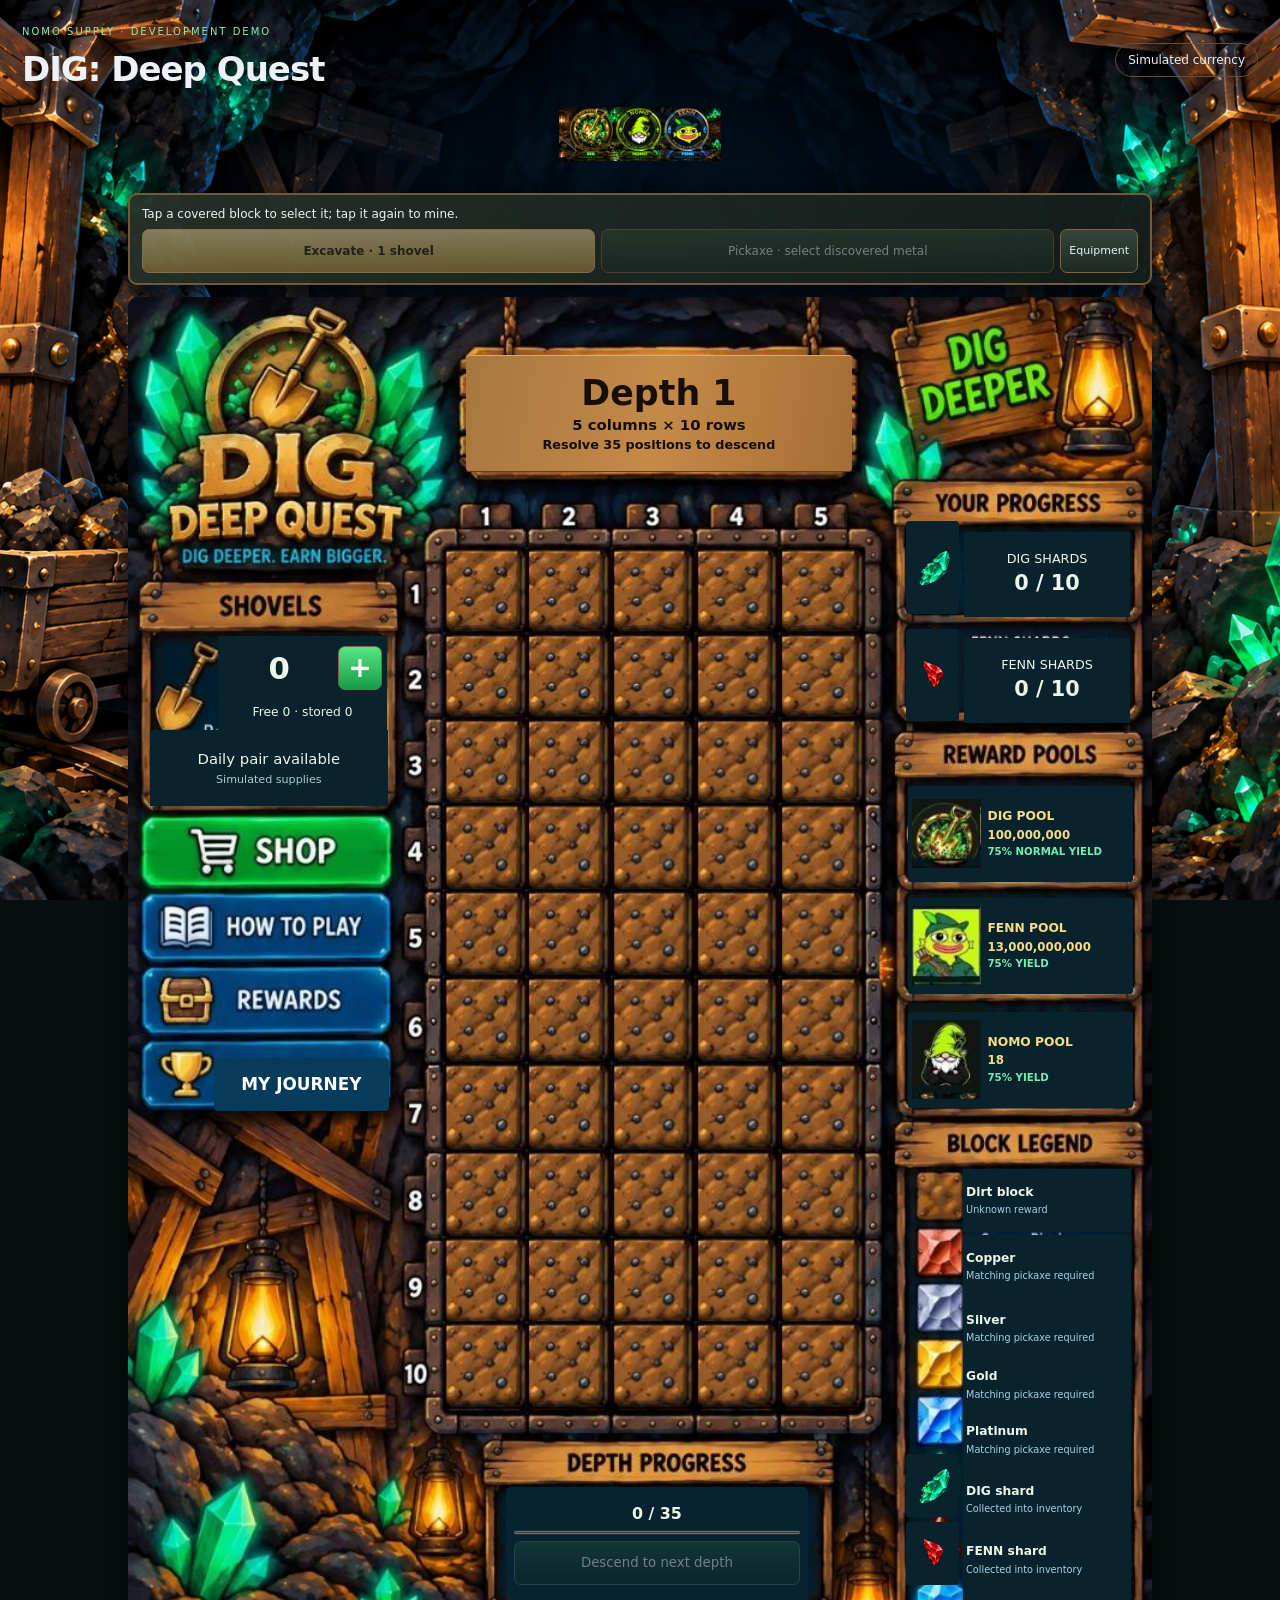
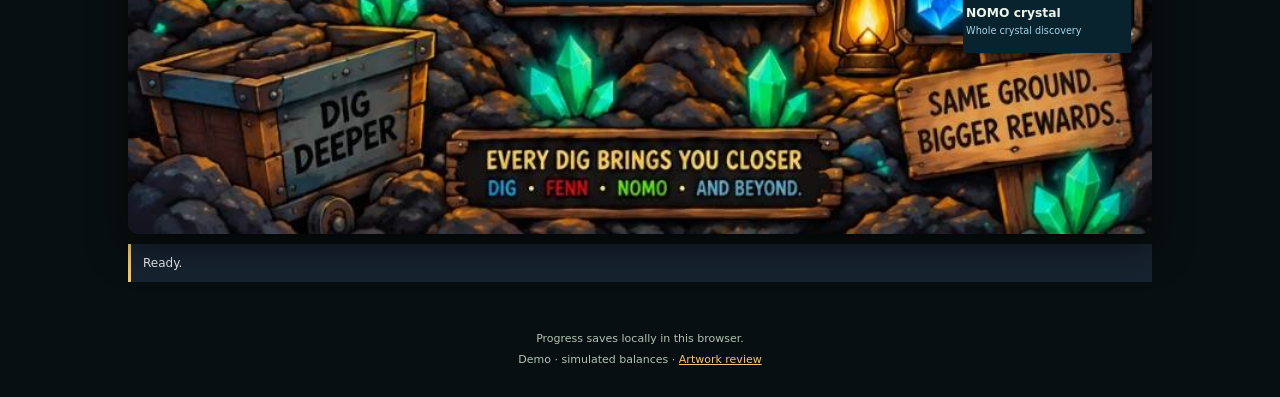
<file: index.html>
<!doctype html>
<html lang="en">
<head>
  <meta charset="utf-8">
  <meta name="viewport" content="width=device-width, initial-scale=1">
  <meta name="theme-color" content="#101923">
  <meta name="referrer" content="no-referrer">
  <meta http-equiv="Content-Security-Policy" content="default-src 'self'; script-src 'self'; style-src 'self'; img-src 'self' data:; connect-src 'self'; object-src 'none'; base-uri 'self'; form-action 'self'">
  <title>DIG: Deep Quest — gameplay preview</title>
  <link rel="stylesheet" href="style.css?v=dig-rules-20261015">
  <link rel="stylesheet" href="approved-board.css?v=dig-rules-20261015">
  <link rel="stylesheet" href="approved-shop.css?v=dig-rules-20261015">
  <script type="module" src="interface.mjs?v=dig-rules-20261015"></script>
  <script type="module" src="app.mjs?v=dig-rules-20261015"></script>
  <link rel="stylesheet" href="crystal-cinematic.css">
</head>
<body>
  <header><div><p class="eyebrow">NOMO SUPPLY · DEVELOPMENT DEMO</p><h1>DIG: Deep Quest</h1></div><span class="tag">Simulated currency</span></header>
  <div class="brand-scene"><img src="assets/branding/DIG_NOMO_FENN_Coins_User_Selected.png" alt="Official DIG mining emblem, NOMO face and FENN face currency designs" decoding="async"></div>
  <div class="notice" id="art-status" hidden>Approved original artwork · new interface and effects remain available for review.</div>

  <main>

    <section class="mine" id="mine" aria-label="Mining board">
      <div class="approved-board-logo" role="img" aria-label="Approved DIG: Deep Quest shovel and emerald emblem"></div>
      <div class="target-panel"><p id="target">Select a covered position.</p><button id="dig" class="primary">Excavate · 1 shovel</button><button id="pickaxe">Resolve metal with DIG pickaxe</button><button type="button" data-open-panel="equipment-panel">Equipment</button><div id="bulk-target-controls" hidden><button id="bulk-use" class="primary">Use selected tool</button><button id="bulk-cancel">Cancel tool targeting</button></div></div>
      <p class="board-pan-hint">The full board fits your screen. Scroll down normally; pinch to zoom for a closer look.</p>
      <div class="scene-viewport" data-board-source="assets/boards/approved_full_board.jpg" tabindex="0" aria-label="Approved mining scene; full width with vertical scrolling"><div class="scene-stage">
        <img class="board-source" src="assets/boards/approved_full_board.jpg" width="853" height="1280" alt="Approved DIG: Deep Quest cave scenery, emerald mining emblem, lanterns, wooden and metal frame, and mining cart" decoding="async">
        <div class="board-heading scene-depth"><h2>Depth <span id="depth">1</span></h2><p>5 columns × 10 rows</p><small>Resolve 35 positions to descend</small></div>
        <div class="scene-shovel-main scene-left-hud"><strong id="scene-shovels">0</strong><button id="scene-free" aria-label="Claim daily shovel pair">+</button><small>Free <span id="scene-free-count">0</span> · stored <span id="scene-stored-count">0</span></small></div>
        <div class="scene-refill scene-left-hud"><span id="scene-refill">Checking daily eligibility</span><small>Simulated supplies</small></div>
        <a class="scene-nav scene-nav-shop" href="#supplies" data-open-panel="shop-panel" aria-label="Shop excavation supplies"></a>
        <a class="scene-nav scene-nav-how" href="#how-to" data-open-panel="help-panel" aria-label="How to play"></a>
        <a class="scene-nav scene-nav-rewards" href="#tools" data-open-panel="rewards-panel" aria-label="Rewards and inventory"></a>
        <a class="scene-nav scene-nav-journey" href="#statistics" data-open-panel="journey-panel" aria-label="Your local mining journey"><span>My journey</span></a>
        <div class="scene-shard scene-shard-dig scene-right-hud"><span>DIG shards</span><strong id="scene-shards-DIG">0 / 10</strong></div>
        <img class="scene-shard-icon scene-right-hud" data-token="DIG" src="assets/new/dig-shard-fragment.png" alt="DIG emerald fragment · new artwork for review">
        <div class="scene-shard scene-shard-fenn scene-right-hud"><span>FENN shards</span><strong id="scene-shards-FENN">0 / 10</strong></div>
        <img class="scene-shard-icon scene-right-hud" data-token="FENN" src="assets/new/fenn-shard-fragment.png" alt="FENN ruby fragment · new artwork for review">
        <div class="scene-pool scene-pool-dig scene-right-hud" aria-label="DIG reward pool"><span class="scene-pool-emblem"></span><span class="scene-pool-values"><span>DIG pool</span><strong id="scene-pool-DIG">—</strong><small id="scene-yield-DIG">—</small></span></div>
        <div class="scene-pool scene-pool-fenn scene-right-hud" aria-label="FENN reward pool"><span class="scene-pool-emblem"></span><span class="scene-pool-values"><span>FENN pool</span><strong id="scene-pool-FENN">—</strong><small id="scene-yield-FENN">—</small></span></div>
        <div class="scene-pool scene-pool-nomo scene-right-hud" aria-label="NOMO reward pool"><span class="scene-pool-emblem"></span><span class="scene-pool-values"><span>NOMO pool</span><strong id="scene-pool-NOMO">—</strong><small id="scene-yield-NOMO">—</small></span></div>
        <div class="scene-legend scene-right-hud" data-kind="covered"><strong>Dirt block</strong><small>Unknown reward</small></div>
        <div class="scene-legend scene-right-hud" data-kind="copper"><strong>Copper</strong><small>Matching pickaxe required</small></div>
        <div class="scene-legend scene-right-hud" data-kind="silver"><strong>Silver</strong><small>Matching pickaxe required</small></div>
        <div class="scene-legend scene-right-hud" data-kind="gold"><strong>Gold</strong><small>Matching pickaxe required</small></div>
        <div class="scene-legend scene-right-hud" data-kind="platinum"><strong>Platinum</strong><small>Matching pickaxe required</small></div>
        <div class="scene-legend scene-right-hud" data-kind="dig-shard"><strong>DIG shard</strong><small>Collected into inventory</small></div>
        <img class="scene-shard-icon scene-right-hud" data-place="legend" data-token="DIG" src="assets/new/dig-shard-fragment.png" alt="DIG shard piece · new artwork for review">
        <div class="scene-legend scene-right-hud" data-kind="fenn-shard"><strong>FENN shard</strong><small>Collected into inventory</small></div>
        <img class="scene-shard-icon scene-right-hud" data-place="legend" data-token="FENN" src="assets/new/fenn-shard-fragment.png" alt="FENN shard piece · new artwork for review">
        <div class="scene-legend scene-right-hud" data-kind="nomo-crystal"><strong>NOMO crystal</strong><small>Whole crystal discovery</small></div>
        <div id="mining-stage"><canvas id="board-clean-underlay" aria-hidden="true"></canvas><div id="board" class="board" aria-label="50 mining positions"></div></div>
        <div class="scene-progress"><strong id="progress">0 / 35</strong><progress id="progress-bar" max="35" value="0" aria-label="Resolved positions toward descent"></progress><button id="descend">Descend to next depth</button></div>
      </div></div>
      <div class="scene-panorama" role="img" aria-label="Approved mining cart, emeralds and underground scenery"></div>

      <div id="message" role="status" aria-live="polite">Buy a shovel pack or claim the daily pair to begin.</div>

    </section>

  </main>
  <footer><button type="button" id="qa-launch" data-open-panel="qa-panel" hidden>Demo testing</button><p id="save-status">Progress saves locally in this browser.</p><span>Demo · simulated balances</span> · <a href="visual-review.html">Artwork review</a></footer>
  <dialog id="shop-panel" class="game-panel" aria-labelledby="shop-panel-title"><div class="panel-heading"><h2 id="shop-panel-title">Shop</h2><button type="button" data-close-panel aria-label="Close Shop">Close</button></div><section id="approved-shop" aria-label="Approved interactive shop"></section>    <aside class="panel account" id="supplies">
      <h2>Your expedition</h2>
      <dl class="metrics"><div><dt>Demo wallet · DIG</dt><dd id="wallet">—</dd></div><div><dt>Shovels</dt><dd id="shovels">—</dd></div><div><dt>Lifetime simulated DIG earned</dt><dd id="earned">—</dd></div><div><dt>Simulated profile Rewards · DIG</dt><dd id="rewards">—</dd></div></dl>
      <button id="claim-rewards">Claim available Rewards</button>
      <details class="native-wallets"><summary>FENN &amp; NOMO balances</summary><p>FENN <strong id="wallet-FENN"></strong> · held Rewards <span id="rewards-FENN"></span></p><button id="claim-FENN">Claim FENN Rewards</button><p>NOMO <strong id="wallet-NOMO"></strong> · held Rewards <span id="rewards-NOMO"></span></p><button id="claim-NOMO">Claim NOMO Rewards</button></details>
      <p class="hint">Rewards above the per-wallet 30M DIG cap stay claimable. This demo uses a local mock of profile Rewards.</p>
      <h2>Excavation supplies</h2>
      <span class="choice-label">Shovel pack</span><input type="hidden" id="pack" value="10"><div id="pack-choices" class="choice-buttons" data-choice="pack" role="group" aria-label="Shovel pack"><button type="button" data-value="1" aria-pressed="false">1 · 4,500 DIG</button><button type="button" data-value="5" aria-pressed="false">5 · 22,500 DIG</button><button type="button" data-value="10" aria-pressed="true">10 · 45,000 DIG</button><button type="button" data-value="25" aria-pressed="false">25 · 112,500 DIG</button><button type="button" data-value="50" aria-pressed="false">50 · 225,000 DIG</button></div>
      <button id="buy-shovels">Buy simulated shovels</button><button id="free">Claim 2 daily free shovels</button>
      <p class="hint" id="free-status"></p>
      <h2>DIG Boost coverage</h2><p id="boost-status"></p><p><strong id="pass">0</strong> covered positions remaining</p>
      <button id="buy-pass">DIG Boost Pass · 52,000 DIG</button>
      <p class="hint" id="boost-terms">DIG payment only. Boost Mode belongs exclusively to the DIG reward pool. 50 future eligible positions; digging sold separately. Buying a pass does not guarantee activation. Unused uses carry forward. No refunds; timing and profit are not guaranteed. FENN/NOMO retain their normal yields and pauses. Oso/Bebe equipment bonuses are separate; they have no independent Boost Mode or Boost pool.</p>
      <details id="mythic-nfts"><summary>Mythic Shovel NFTs</summary><div id="mythic-shop"></div><div id="allowances" class="hint"></div></details>
      <details><summary>Cosmetic shovels</summary><div id="shovel-shop"></div><p class="hint">Permanent skins grant no actions or NFT bonuses.</p></details>
      <details><summary>Decorative plates</summary><p class="hint">Standalone catalogue prices; no gameplay effects. New frame designs await review; branded previews retain the original approved coin pixels.</p><div id="plate-shop"></div></details>
      <div class="descent"><button id="depth-pass" data-art-id="tool.depth_pass">Early descent · 10,000 DIG</button></div>    </aside></dialog>
  <dialog id="equipment-panel" class="game-panel" aria-labelledby="equipment-panel-title"><div class="panel-heading"><h2 id="equipment-panel-title">Equipment</h2><button type="button" data-close-panel aria-label="Close Equipment">Close</button></div>    <aside class="panel tools" id="tools">
      <h2>Information tools</h2><button id="light" data-art-id="tool.miners_light">Miner’s Light · 2,000 DIG</button><button id="detector" data-art-id="tool.metal_detector">Metal Detector · 3,000 DIG</button><button id="scanner" data-art-id="tool.prospector_scanner">Scan selected row · 4,000 DIG</button><button id="finder" data-art-id="tool.crystal_finder">Crystal Finder · 2,750 DIG</button>
      <p class="hint">Information tools reveal existing outcomes. They do not excavate, reroll, or consume shovels.</p><div id="info" class="hint"></div>
      <h2>Bulk equipment</h2><p id="bulk-equipment-help" class="hint" aria-live="polite">Choose a tool to select its targets. No payment until confirmation.</p><label class="charge-toggle"><input type="checkbox" id="charge-mode"> Select three connected Charge targets</label><button id="small-charge" data-art-id="tool.small_charge">Small Charge · 3 positions · 13,500 DIG</button><button id="power-strike">Power Strike · 2×2 · 18,000 DIG</button><button id="drill">FENN Deep Drill · column · 45,000 DIG</button><button id="dynamite">NOMO Dynamite · two rows · 0.05 NOMO</button><p class="hint">For Power Strike or Dynamite, select the upper-left position. Every affected position must be unexcavated; the whole purchase rolls back if any settlement fails.</p>
      <div class="reward-choice"><span class="choice-label">Metal reward family</span><input type="hidden" id="reward-family" value="DIG"><div id="reward-family-choices" class="choice-buttons" data-choice="reward-family" role="group" aria-label="Metal reward family"><button type="button" data-value="DIG" aria-pressed="true">DIG</button><button type="button" data-value="FENN" aria-pressed="false">FENN</button><button type="button" data-value="NOMO" aria-pressed="false">NOMO</button></div><span class="choice-label">Payment currency</span><input type="hidden" id="pay-currency" value="DIG"><div id="pay-currency-choices" class="choice-buttons" data-choice="pay-currency" role="group" aria-label="Payment currency"><button type="button" data-value="DIG" aria-pressed="true">DIG</button><button type="button" data-value="FENN" aria-pressed="false">FENN</button><button type="button" data-value="NOMO" aria-pressed="false">NOMO</button></div><p class="hint">Metal prices remain fixed. DIG-paid native rewards fund DIG only; unavailable NOMO quotes cannot be bypassed.</p></div>      <div id="pickaxe-preview"></div><button id="sound-toggle" aria-pressed="false">Sound off · new effect preview</button>      <div id="equipped-plate"></div>    </aside></dialog>
  <dialog id="rewards-panel" class="game-panel" aria-labelledby="rewards-panel-title"><div class="panel-heading"><h2 id="rewards-panel-title">Rewards</h2><button type="button" data-close-panel aria-label="Close Rewards">Close</button></div>      <h2>Inventory</h2><p id="shards"></p><div id="crystals"></div><p id="supplemental" class="hint"></p>
      <h2>Reward vault · DIG</h2><dl class="metrics compact"><div><dt>Spendable</dt><dd id="spendable">—</dd></div><div><dt>Protected obligations</dt><dd id="reserved">—</dd></div><div><dt>Unreserved treasury</dt><dd id="treasury">—</dd></div></dl>
      <p class="hint">FENN: <span id="pool-FENN"></span></p><p class="hint">NOMO: <span id="pool-NOMO"></span></p>
</dialog>
  <dialog id="help-panel" class="game-panel" aria-labelledby="help-panel-title"><div class="panel-heading"><h2 id="help-panel-title">How to play</h2><button type="button" data-close-panel aria-label="Close How to play">Close</button></div>  <div class="how-to" id="how-to"><ol><li>Open Shop → Shovels → Buy digging shovels to buy a pack using simulated DIG, or claim the eligible daily pair.</li><li>Tap a covered block once to select it, then tap the same block again to mine with one shovel. You can also use Excavate. Discovered metal still needs a matching pickaxe.</li><li>Only the DIG reward pool has Boost Mode. Buy its pass using DIG only; buying does not guarantee activation. Coverage applies when the DIG pool meets its approved funding conditions. Digging still uses shovels.</li><li>Use information tools before excavating. Resolve 35 positions, or purchase early Depth Pass, then confirm the next depth.</li></ol><details id="dig-reward-rules"><summary>Current DIG rewards and Boost Pass</summary><p>Regular DIG rewards occur on 34% of ordinary blocks. The chances below apply within those DIG discoveries; metal, crystal, FENN and NOMO reward tables are unchanged. One eligible permanent Mythic can add 5% or 10% to regular DIG after yield, including Boost.</p><table id="dig-reward-table"></table><p>52,000 DIG buys 50 eligible covered positions. Digging is separate; activation is not guaranteed. A new DIG crystal formed from shards uses the coverage of its tenth shard; no Mythic bonus applies to crystals. Saved boards retain their pre-generated outcomes until descent; newly generated boards use the new odds.</p></details><p>Nothing connects to a live wallet. Your phone saves a separate local game; saves do not sync across devices.</p></div></dialog>
  <dialog id="journey-panel" class="game-panel" aria-labelledby="journey-panel-title"><div class="panel-heading"><h2 id="journey-panel-title">My journey</h2><button type="button" data-close-panel aria-label="Close My journey">Close</button></div>      <h2 id="statistics">Your mining journey</h2><p class="hint">Local expedition history. Online leaderboard service is not connected.</p><ol id="activity"></ol>
</dialog>
  <dialog id="qa-panel" class="game-panel" aria-labelledby="qa-panel-title"><div class="panel-heading"><h2 id="qa-panel-title">Demo testing</h2><button type="button" data-close-panel aria-label="Close Demo testing">Close</button></div>      <details><summary>Allocation monitor</summary><p class="hint">Read-only simulated balances. Protected obligations are part of the actual pool, not additional funding. No withdrawal controls.</p><div id="ledger-monitor"></div></details>
      <details><summary>Simulation fixture</summary><p class="hint">Test funding only; no live token transfer. Deposits enter native vaults at 100%. There is no withdrawal action.</p><button id="deposit">Funder deposit · 20M simulated DIG</button><button id="deposit-FENN">Deposit · 1B simulated FENN</button><button id="deposit-NOMO">Deposit · 10 simulated NOMO</button></details>
      <details><summary>Simulated profile &amp; wallets</summary><p class="hint">One local profile; up to ten linked mock wallets. Linking never duplicates daily or first-release entitlements. Real NOMO Supply identity and Rewards integration are not connected.</p><span class="choice-label">Reward destination</span><input type="hidden" id="wallet-selection" value=""><div id="wallet-selection-choices" class="choice-buttons" data-choice="wallet-selection" role="group" aria-label="Reward destination"></div><label for="wallet-id">New mock wallet name</label><input id="wallet-id" maxlength="40"><button id="link-wallet">Link mock wallet</button></details>
<p class="hint">Local simulation only. Native pool forecasts and crystal rewards are automatic. Mixed DIG shard provenance and historical paused-pool fallback remain held; Crystal Finder ranks nominal values at entered test USD prices. Physical-device QA remains pending.</p></dialog>
  <dialog id="confirm-dialog"><form method="dialog"><h2 id="confirm-title"></h2><p id="confirm-text"></p><div class="dialog-actions"><button value="cancel">Cancel</button><button value="confirm" class="primary">Confirm</button></div></form></dialog>
  <dialog id="descent-cinematic" class="descent-cinematic" aria-labelledby="descent-title" data-phase="idle">
    <canvas class="descent-tunnel" aria-hidden="true" hidden></canvas>
    <div class="descent-heading"><p class="eyebrow">DIG: DEEP QUEST · THE JOURNEY CONTINUES</p><h2 id="descent-title" data-descent-title></h2><p data-descent-status aria-live="polite"></p></div>
    <div class="descent-pass" hidden><img src="assets/equipment/depth_pass.png" alt="Approved Depth Pass artwork"><strong>Depth Pass</strong><p>Your passage to the next depth</p></div>
    <div class="descent-footer"><small>New animation · awaiting review</small><button type="button" data-descent-skip>Skip animation</button></div>
  </dialog>
  <dialog id="nomo-cinematic" class="nomo-cinematic" aria-labelledby="nomo-title" data-phase="idle">
    <h2 id="nomo-title">NOMO Dynamite Run</h2>
    <p data-nomo-status aria-live="polite"></p>
    <canvas width="640" height="360" role="img" aria-label="NOMO plants dynamite across the two purchased mining rows"></canvas>
    <p>Metal discoveries still need a matching pickaxe. Skipping the animation keeps your excavation and rewards.</p>
    <div class="dialog-actions"><small>New animation using approved artwork · awaiting review</small><button type="button" data-nomo-skip>Skip animation</button></div>
  </dialog>
  <dialog id="crystal-fusion" class="crystal-fusion" aria-labelledby="fusion-title">
    <p>10 SHARDS → ONE CRYSTAL</p><h2 id="fusion-title" data-fusion-title></h2>
    <canvas width="560" height="360" role="img" aria-label="Ten matching shards fuse into one crystal"></canvas>
    <strong data-fusion-amount></strong><p data-fusion-status role="status"></p><p data-fusion-bonus></p>
    <button type="button" data-fusion-skip>Skip Animation</button><p><small>New animation using existing artwork · awaiting review</small></p>
  </dialog>
</body>
</html>
</file>
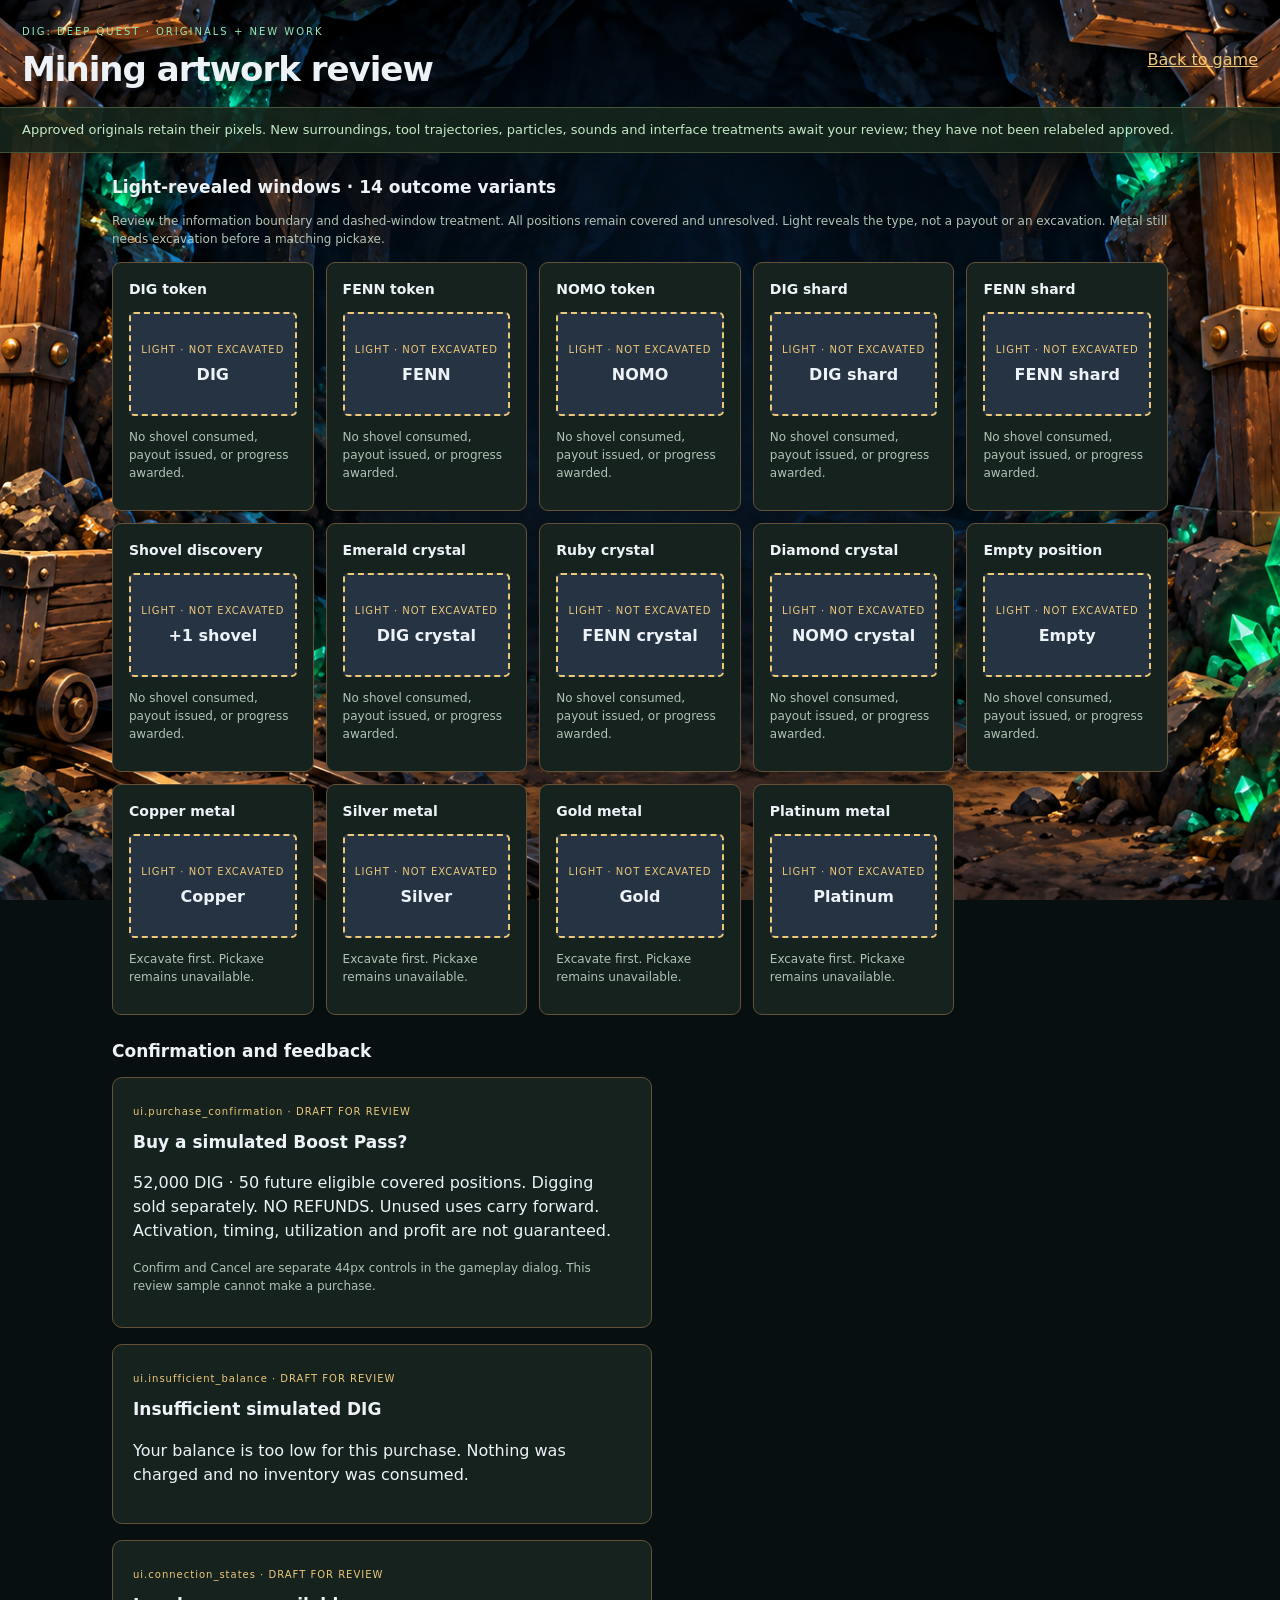
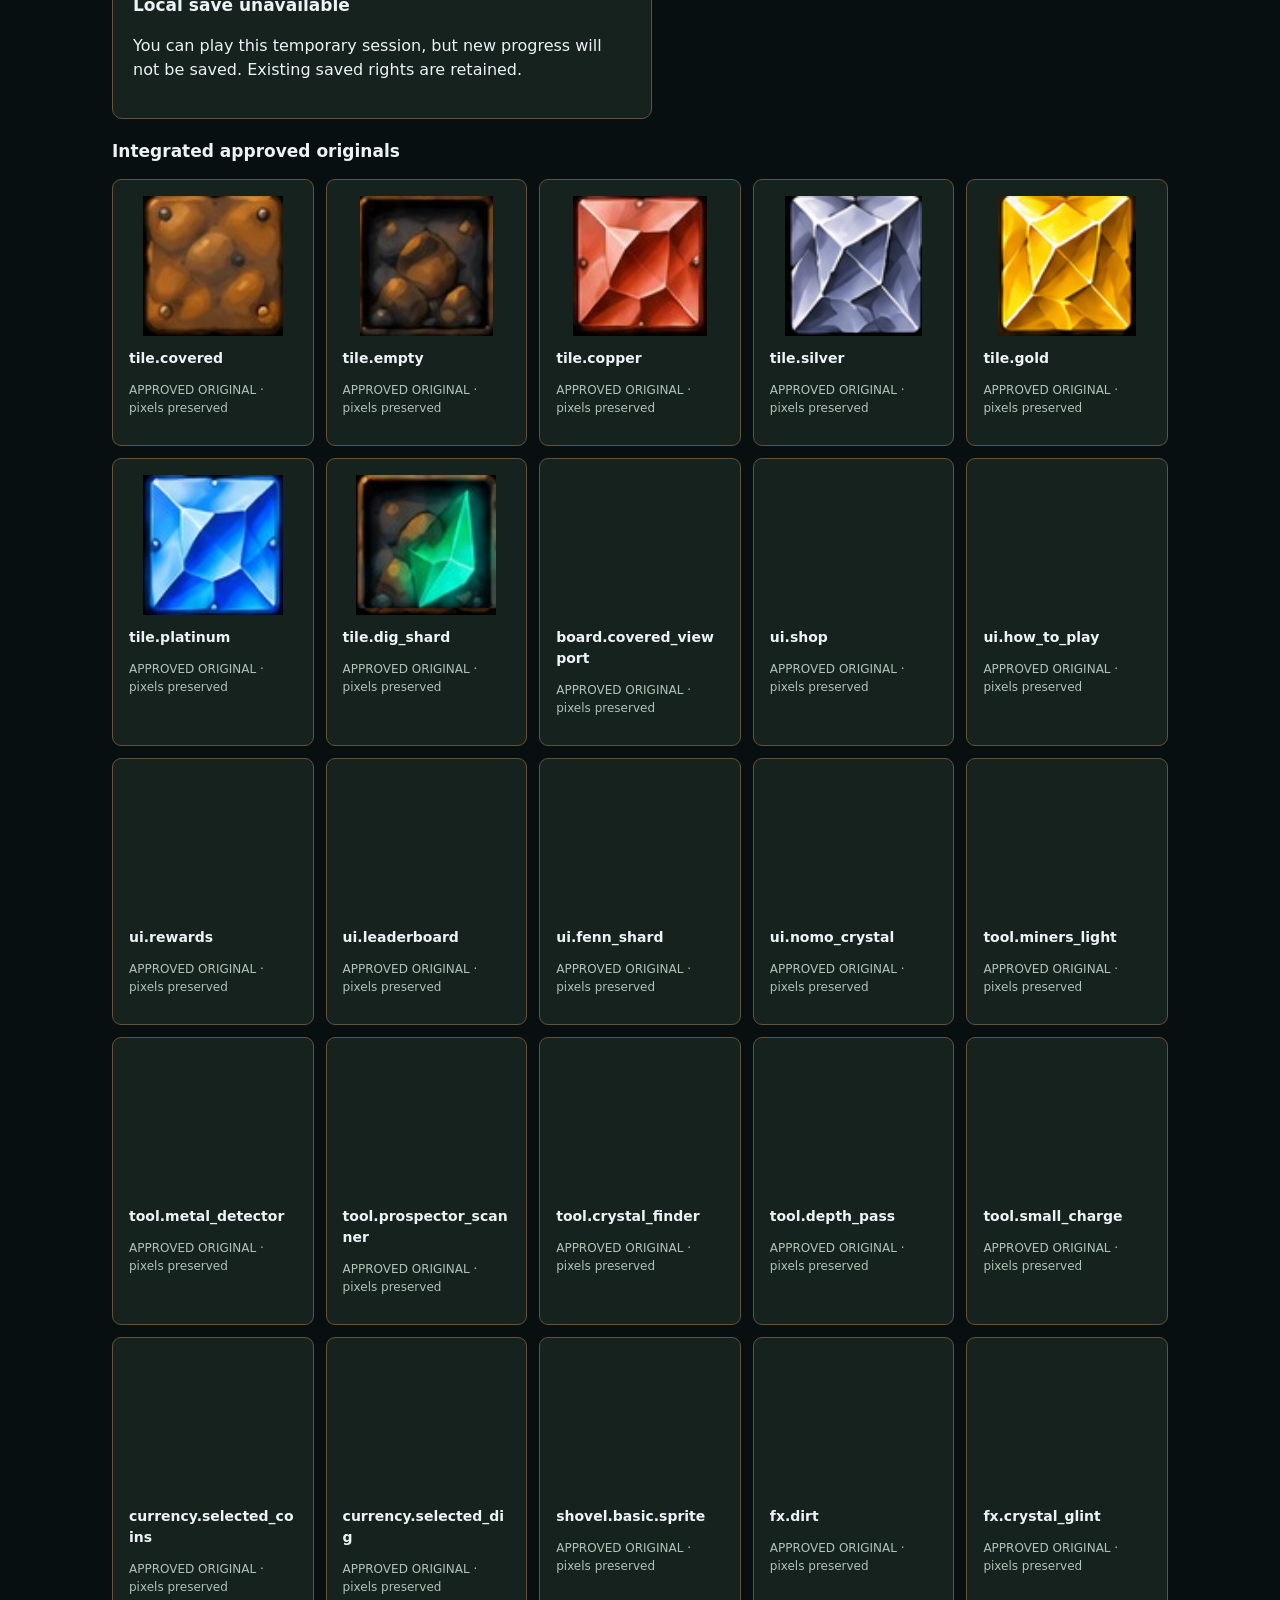
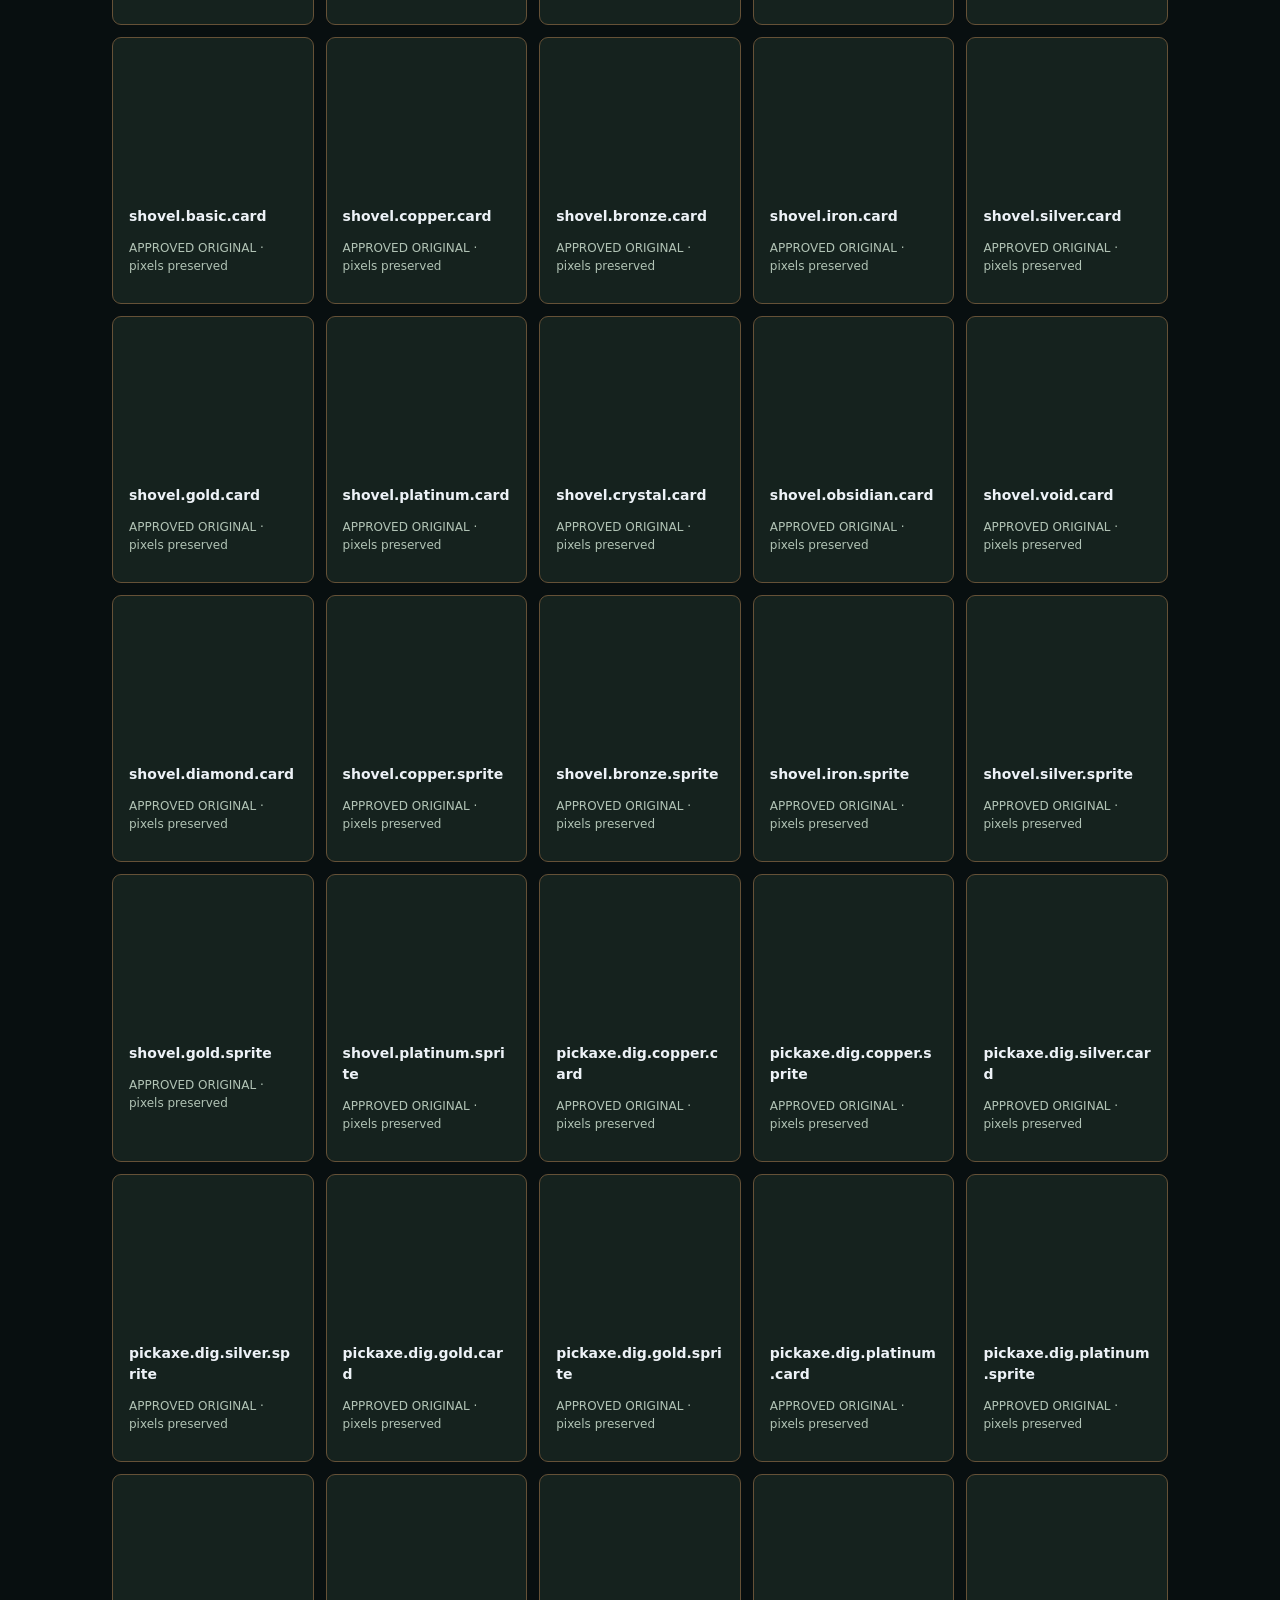
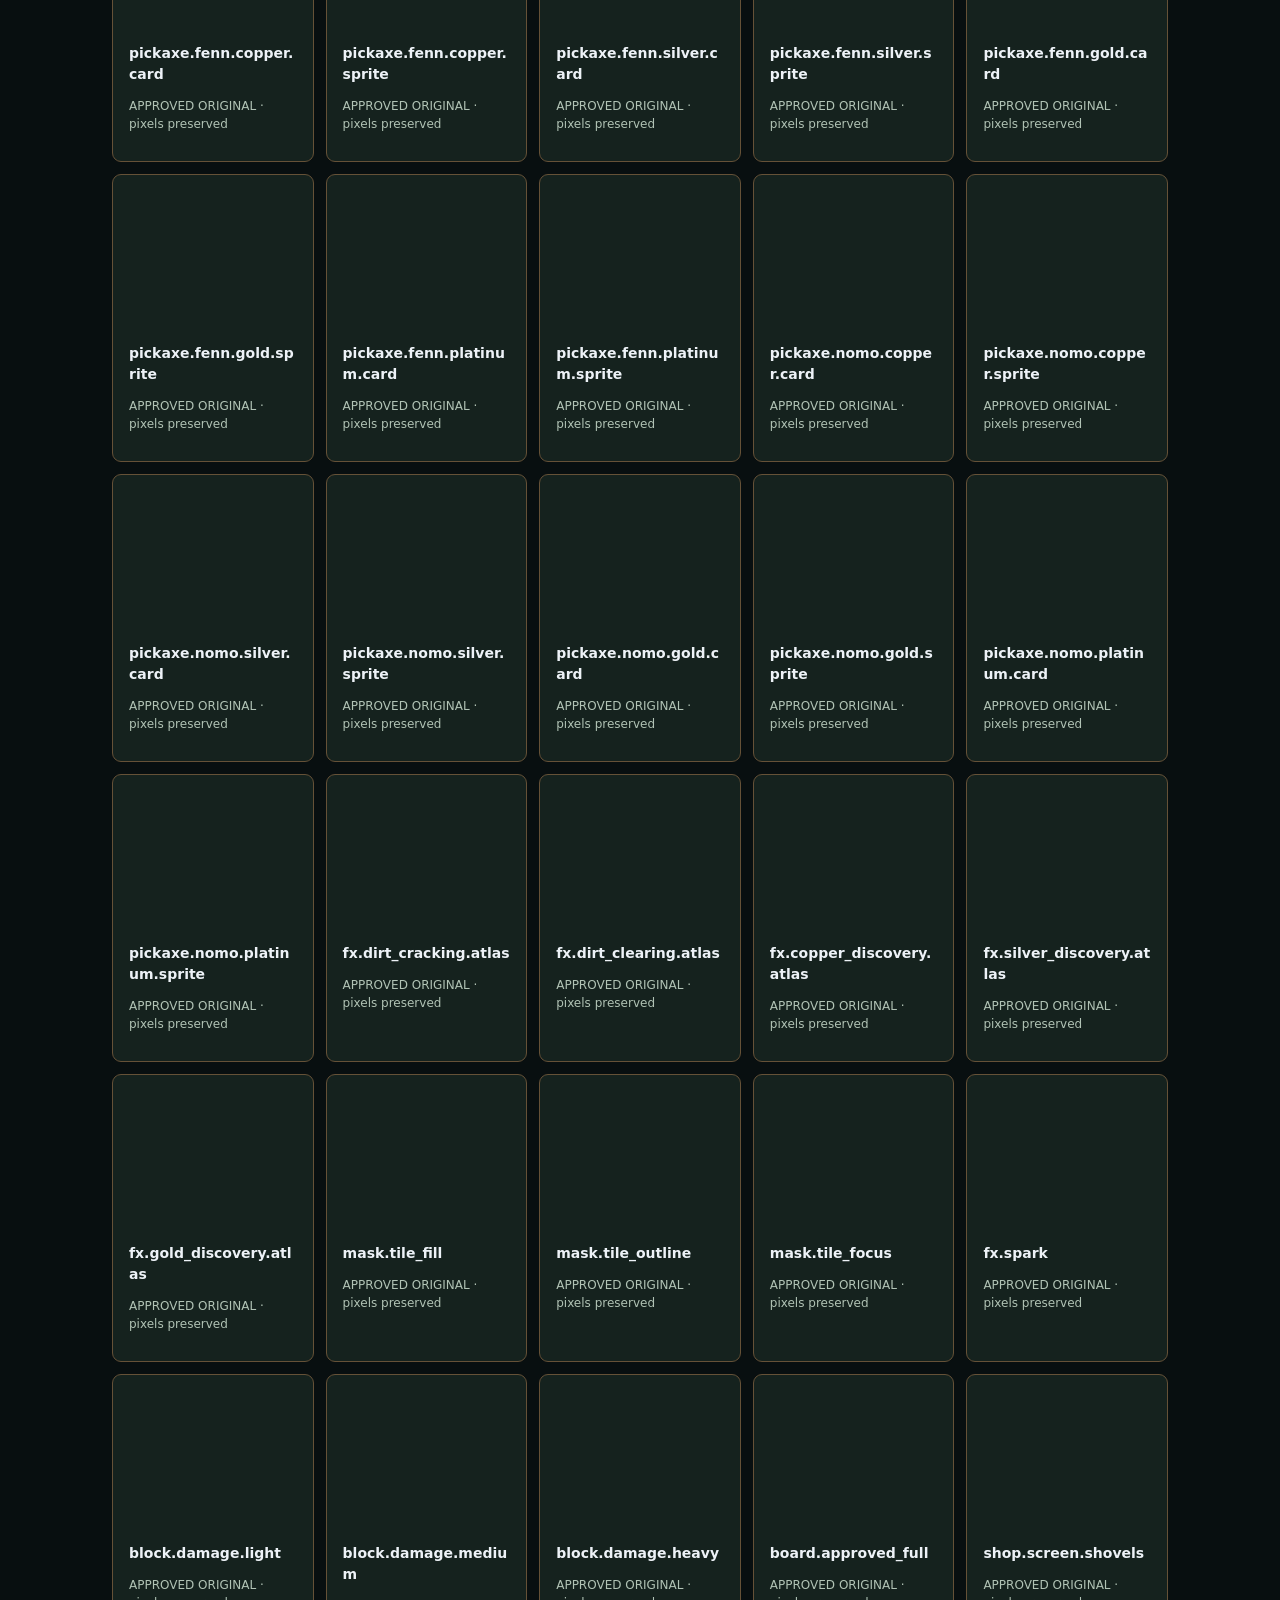
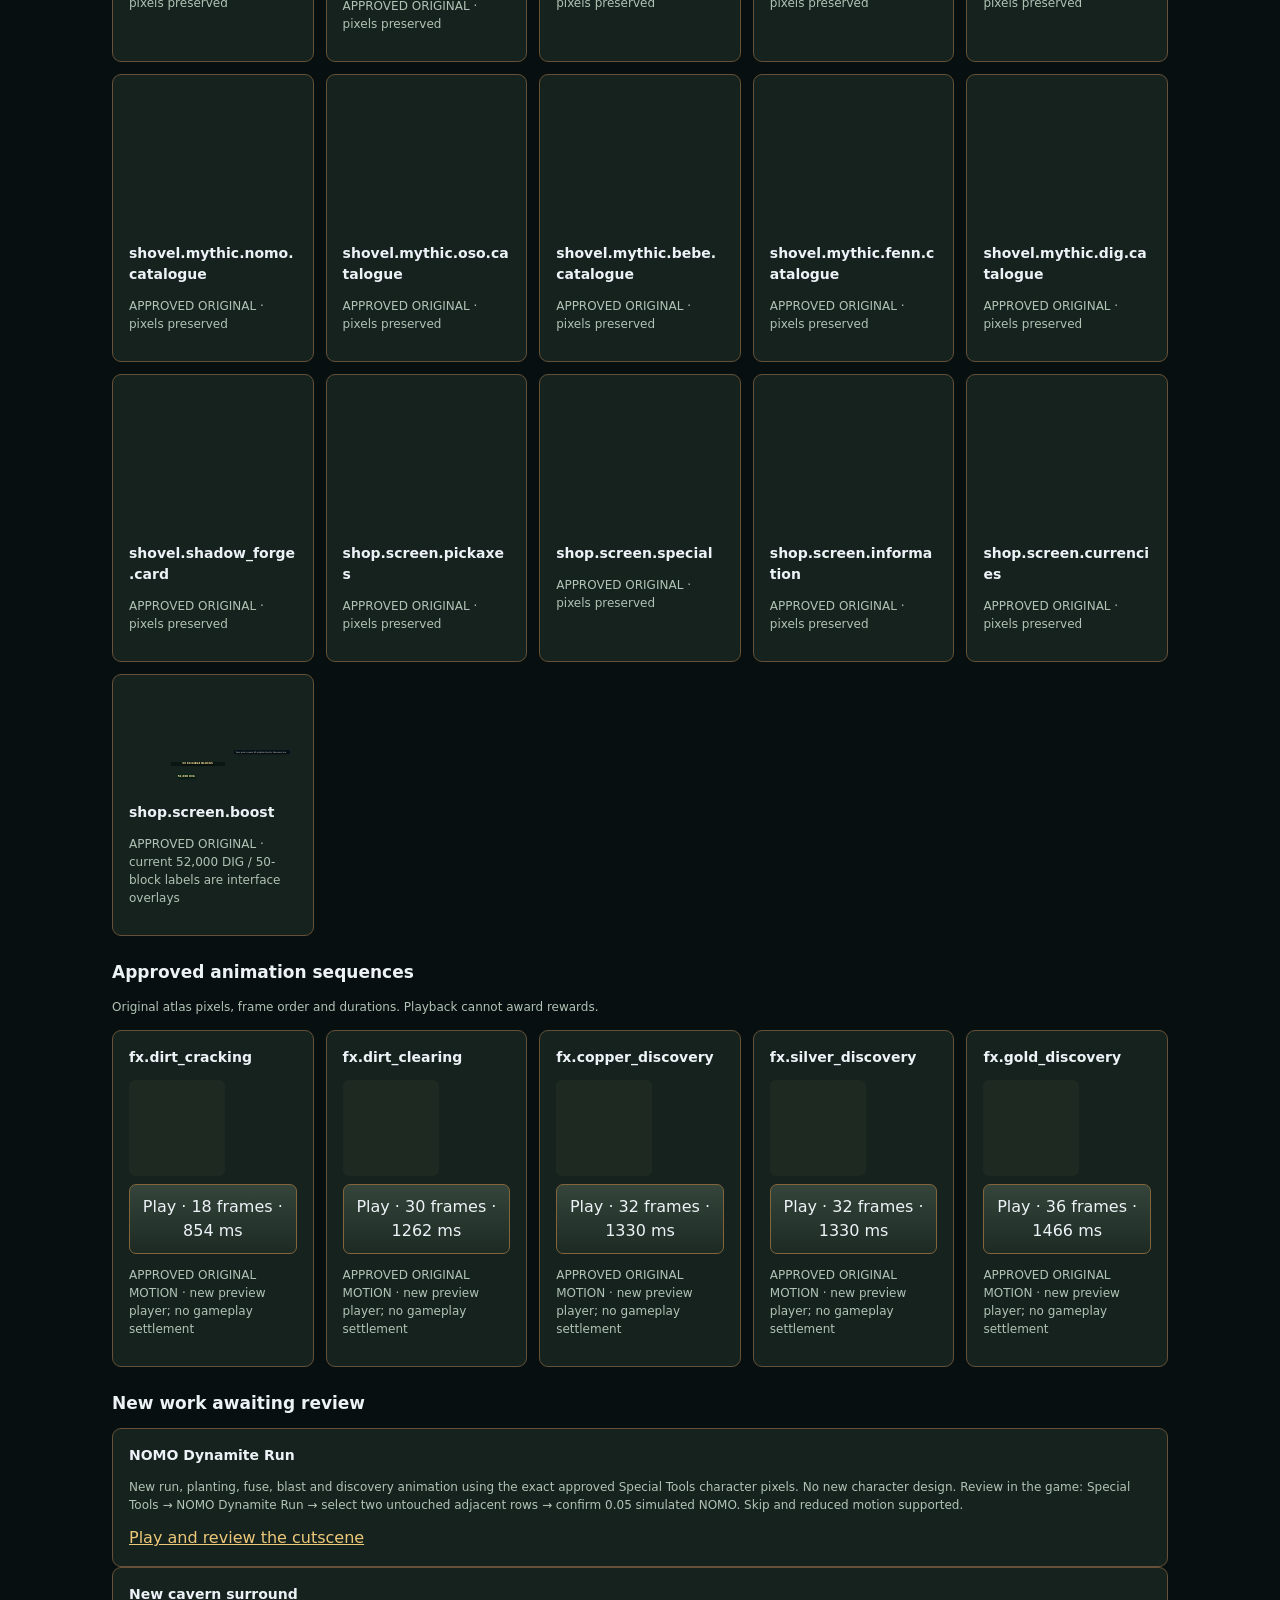
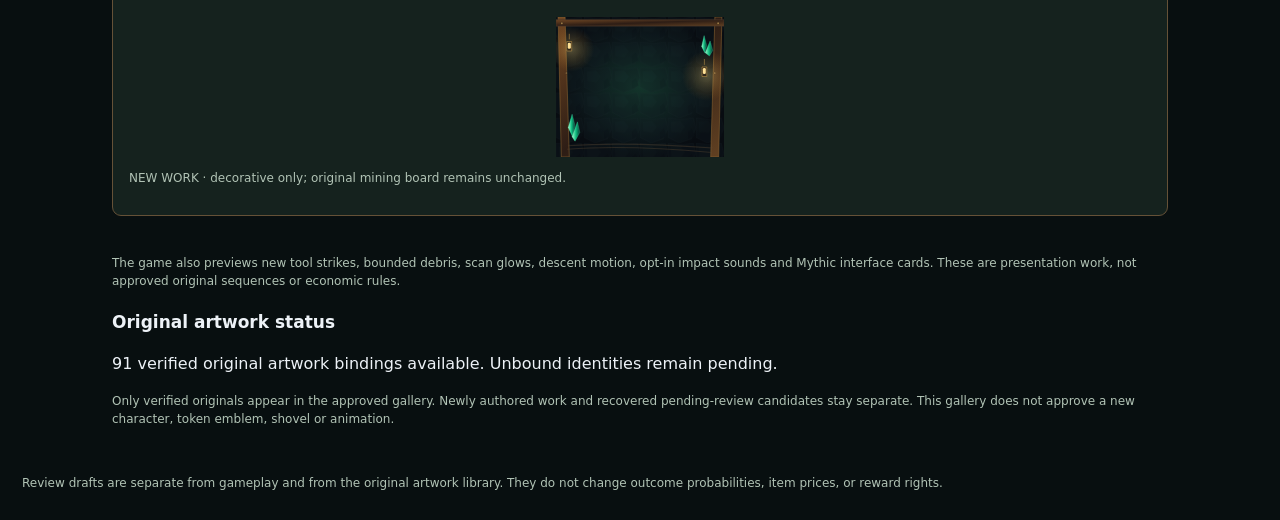
<file: visual-review.html>
<!doctype html>
<html lang="en">
<head>
  <meta charset="utf-8">
  <meta name="viewport" content="width=device-width, initial-scale=1">
  <meta name="referrer" content="no-referrer">
  <meta http-equiv="Content-Security-Policy" content="default-src 'self'; script-src 'self'; style-src 'self'; img-src 'self' data:; connect-src 'self'; object-src 'none'; base-uri 'self'; form-action 'self'">
  <title>DIG: Deep Quest — artwork and motion review</title>
  <link rel="stylesheet" href="style.css?v=dig-rules-20261015">
  <link rel="stylesheet" href="approved-shop.css?v=dig-rules-20261015">
  <script type="module" src="review.mjs?v=dig-rules-20261015"></script>
</head>
<body>
  <header><div><p class="eyebrow">DIG: DEEP QUEST · ORIGINALS + NEW WORK</p><h1>Mining artwork review</h1></div><a href="index.html">Back to game</a></header>
  <div class="notice">Approved originals retain their pixels. New surroundings, tool trajectories, particles, sounds and interface treatments await your review; they have not been relabeled approved.</div>
  <main class="review-main">
    <h2>Light-revealed windows · 14 outcome variants</h2>
    <p class="hint">Review the information boundary and dashed-window treatment. All positions remain covered and unresolved. Light reveals the type, not a payout or an excavation. Metal still needs excavation before a matching pickaxe.</p>
    <div id="light-review" class="review-grid"></div>
    <h2>Confirmation and feedback</h2>
    <section class="review-sample"><span class="draft-label">ui.purchase_confirmation · DRAFT FOR REVIEW</span><strong>Buy a simulated Boost Pass?</strong><p>52,000 DIG · 50 future eligible covered positions. Digging sold separately. NO REFUNDS. Unused uses carry forward. Activation, timing, utilization and profit are not guaranteed.</p><p class="hint">Confirm and Cancel are separate 44px controls in the gameplay dialog. This review sample cannot make a purchase.</p></section>
    <section class="review-sample"><span class="draft-label">ui.insufficient_balance · DRAFT FOR REVIEW</span><strong>Insufficient simulated DIG</strong><p>Your balance is too low for this purchase. Nothing was charged and no inventory was consumed.</p></section>
    <section class="review-sample"><span class="draft-label">ui.connection_states · DRAFT FOR REVIEW</span><strong>Local save unavailable</strong><p>You can play this temporary session, but new progress will not be saved. Existing saved rights are retained.</p></section>
    <h2>Integrated approved originals</h2><div class="review-grid" id="approved-gallery"></div>
    <h2>Approved animation sequences</h2><p class="hint">Original atlas pixels, frame order and durations. Playback cannot award rewards.</p><div class="review-grid" id="animation-gallery"></div>
    <h2>New work awaiting review</h2><section class="review-card"><h3>NOMO Dynamite Run</h3><p>New run, planting, fuse, blast and discovery animation using the exact approved Special Tools character pixels. No new character design. Review in the game: Special Tools → NOMO Dynamite Run → select two untouched adjacent rows → confirm 0.05 simulated NOMO. Skip and reduced motion supported.</p><a href="index.html?v=dig-rules-20261015">Play and review the cutscene</a></section><section class="review-card"><h3>New cavern surround</h3><img src="assets/new/cavern-surround.svg" alt="New procedural timber, rock, lantern and emerald surround"><p>NEW WORK · decorative only; original mining board remains unchanged.</p></section><div class="review-grid" id="candidate-gallery"></div><p class="hint">The game also previews new tool strikes, bounded debris, scan glows, descent motion, opt-in impact sounds and Mythic interface cards. These are presentation work, not approved original sequences or economic rules.</p>
    <h2>Original artwork status</h2>
    <p id="original-status">Checking verified source bindings…</p>
    <p class="hint">Only verified originals appear in the approved gallery. Newly authored work and recovered pending-review candidates stay separate. This gallery does not approve a new character, token emblem, shovel or animation.</p>
  </main>
  <footer>Review drafts are separate from gameplay and from the original artwork library. They do not change outcome probabilities, item prices, or reward rights.</footer>
</body>
</html>
</file>
<file: style.css>
:root{color-scheme:dark;--bg:#0d141d;--panel:#151f2c;--border:#2d3c4d;--text:#edf2f7;--muted:#a6b7c7;--accent:#f4c978;--green:#91d2b1;font-family:system-ui,sans-serif}
*{box-sizing:border-box}body{margin:0;background:var(--bg);color:var(--text);line-height:1.5}header,main,footer,.notice{max-width:1200px;margin:auto}header{display:flex;justify-content:space-between;align-items:center;padding:24px 22px 16px;gap:14px}h1{font-size:clamp(24px,4vw,34px);margin:0;letter-spacing:-1px}h2{font-size:17px;margin:20px 0 12px}h2:first-child{margin-top:0}.eyebrow{font-size:10px;letter-spacing:2px;color:var(--accent);margin:0 0 5px}.tag{font-size:12px;border:1px solid var(--border);border-radius:30px;padding:7px 12px;white-space:nowrap}.notice{padding:12px 22px;background:#28241b;border-block:1px solid #665638;color:#f4d899;font-size:13px}main{display:grid;grid-template-columns:minmax(220px,1fr) minmax(290px,390px) minmax(220px,1fr);gap:18px;padding:22px;align-items:start}.panel{background:var(--panel);border:1px solid var(--border);border-radius:12px;padding:18px}.hint{color:var(--muted);font-size:12px;margin:8px 0 12px}.metrics{margin:0}.metrics div{padding:10px 0;border-bottom:1px solid var(--border)}dt{color:var(--muted);font-size:12px}dd{margin:0;font-size:22px;font-variant-numeric:tabular-nums}.compact dd{font-size:17px}button,select{font:inherit;color:var(--text);background:#202e3e;border:1px solid #42556a;border-radius:7px;min-height:44px;padding:10px 12px;width:100%;margin-top:8px;cursor:pointer}button:hover:not(:disabled){background:#2c4054}button:disabled{opacity:.45;cursor:not-allowed}.primary{background:var(--accent);color:#201d15;border-color:var(--accent);font-weight:700}.primary:hover:not(:disabled){background:#ffe0a7}button:focus-visible,select:focus-visible,summary:focus-visible{outline:3px solid var(--accent);outline-offset:3px}label{font-size:12px;color:var(--muted)}.board-heading{display:flex;align-items:center;justify-content:space-between}.board-heading h2{font-size:25px;margin:0}.board-heading .hint{margin:0;font-size:11px}progress{width:100%;height:5px;accent-color:var(--accent);margin:12px 0 16px}.board{display:grid;grid-template-columns:repeat(5,minmax(0,1fr));gap:5px;padding:8px;border:1px solid #435165;border-radius:10px;background:#111c28;background-size:cover;background-position:center}.cell{margin:0;aspect-ratio:1;min-height:44px;padding:4px 2px;border-radius:5px;font-size:10px;display:flex;flex-direction:column;align-items:center;justify-content:center;gap:2px;position:relative;overflow:hidden}.cell .symbol{font-size:18px;font-weight:700}.cell .coords{font-size:9px;color:var(--muted)}.cell[data-state="covered"]{background:#273442}.cell[data-state="resolved"]{background:#102921;border-color:#2b5544}.cell[data-state="metal"]{background:#34291b;border-color:#aa8252}.cell[data-light="true"]{border-style:dashed;border-color:var(--accent)}.cell[aria-pressed="true"]{outline:2px solid var(--accent);outline-offset:1px;z-index:1}.cell img{width:100%;height:100%;object-fit:contain;position:absolute;inset:0;image-rendering:pixelated}.cell .over-art{background:#0d141dda;padding:1px 3px;border-radius:3px;z-index:1}.target-panel{background:var(--panel);padding:12px;border:1px solid var(--border);border-radius:9px}.target-panel p{font-size:13px;margin:0 0 8px}#message{min-height:56px;margin:12px 0;padding:10px 12px;border-left:3px solid var(--accent);background:#172330;font-size:13px}#message[data-error="true"]{border-color:#f4a59b;color:#ffc2b9}.descent{display:grid;grid-template-columns:1fr 1fr;gap:8px}.descent button{font-size:12px}#activity{padding-left:18px;font-size:11px;color:var(--muted);max-height:210px;overflow:auto}#activity li{margin-bottom:8px}.inventory-item{padding:8px 0;border-bottom:1px solid var(--border);font-size:12px}.inventory-item button{font-size:12px}summary{cursor:pointer;font-size:12px;padding:12px 0}footer{padding:12px 22px 28px;font-size:12px;color:var(--muted)}dialog{max-width:min(90vw,460px);border:1px solid var(--border);border-radius:12px;background:var(--panel);color:var(--text);padding:24px}dialog::backdrop{background:#000b}.dialog-actions{display:flex;gap:12px}.dialog-actions button{width:50%}
@media(max-width:980px){main{grid-template-columns:minmax(220px,1fr) minmax(290px,390px)}.tools{grid-column:1/-1;display:block}.tools #activity{max-height:160px}}
@media(max-width:620px){header{padding:18px 14px;align-items:start}.tag{font-size:10px;padding:5px 8px}.notice{padding:10px 14px}main{display:flex;flex-direction:column;padding:14px;gap:16px}.mine{order:0;width:100%;max-width:390px;align-self:center}.account{order:1;width:100%}.tools{order:2;width:100%}.board{gap:4px;padding:6px}.cell{font-size:9px}.cell .symbol{font-size:16px}.panel{padding:16px}footer{padding:12px 14px 24px}}
@media(prefers-reduced-motion:no-preference){button{transition:background .12s ease}}
a{color:var(--accent)}.quick-links{display:flex;gap:8px;max-width:1200px;margin:12px auto 0;padding:0 22px}.quick-links a{display:flex;align-items:center;justify-content:center;min-height:44px;padding:8px 12px;border:1px solid var(--border);border-radius:8px;text-decoration:none;font-size:12px}.quick-links a:focus-visible{outline:3px solid var(--accent);outline-offset:3px}.how-to{max-width:1156px;margin:8px auto 0;padding:0 12px;font-size:13px}.how-to p{color:var(--muted)}#mine,#supplies,#tools{scroll-margin-top:12px}
.review-main{display:block;max-width:1100px}.review-grid{display:grid;grid-template-columns:repeat(auto-fit,minmax(180px,1fr));gap:12px;margin:14px 0 24px}.review-card{border:1px solid var(--border);border-radius:9px;background:var(--panel);padding:16px;min-width:0}.review-card h3{font-size:14px;margin:0 0 12px}.review-window{min-height:104px;border:2px dashed var(--accent);background:#253343;padding:10px;display:flex;flex-direction:column;justify-content:center;gap:6px;text-align:center;border-radius:5px}.review-window span{color:var(--accent);font-size:10px;text-transform:uppercase;letter-spacing:1px}.review-card p{font-size:12px;color:var(--muted)}.review-sample{max-width:540px;padding:20px;border:1px solid var(--border);background:var(--panel);border-radius:10px;margin-bottom:16px}.review-sample .draft-label{font-size:10px;color:var(--accent);letter-spacing:1px}.review-sample strong{display:block;font-size:17px;margin:8px 0}
.board[data-layout="approved"]{display:block;position:relative;aspect-ratio:500/946;padding:0;border:0;border-radius:0;background:url('assets/boards/covered_grid_viewport.png') center/100% 100% no-repeat;isolation:isolate}
.board[data-layout="approved"] .cell{position:absolute;aspect-ratio:auto;min-height:0;margin:0;border:0;border-radius:2px;padding:0;background:transparent;gap:0}
.board[data-layout="approved"] .cell[data-state="covered"]:not([data-light="true"]){background:transparent}
.board[data-layout="approved"] .cell[data-art="true"]>span{visibility:hidden}
.board[data-layout="approved"] .cell img{object-fit:cover;image-rendering:auto}
.board[data-layout="approved"] .cell[data-light="true"]{background:#102819ee;border:2px dashed #dbe586;color:#ffefa7}
.board[data-layout="approved"] .cell[aria-pressed="true"]{box-shadow:inset 0 0 0 3px #f9ec99,0 0 15px #97f44d;outline:0}
.board[data-layout="approved"] .cell:focus-visible{outline:3px solid #fff4aa;outline-offset:1px}
.quick-links a{flex-direction:column;gap:4px;flex:1}.control-art{width:42px;height:34px;object-fit:contain}.review-card>img{display:block;width:100%;height:140px;object-fit:contain;margin-bottom:12px}.review-card h3{overflow-wrap:anywhere}
button .control-art{float:left;margin-right:8px;width:42px;height:42px}button[data-art-id]{min-height:62px;display:flex;align-items:center;gap:9px;text-align:left}.descent button[data-art-id]{font-size:11px}
.quick-links a{min-width:0;padding:7px 4px}.quick-links .control-art{width:38px;height:30px}.shop-card{padding:8px;border-bottom:1px solid var(--border)}.shop-card img{width:100%;height:120px;object-fit:contain}.mythic-card{padding:14px 0;border-bottom:1px solid var(--border);font-size:12px}.charge-toggle{display:flex;gap:8px;align-items:center}.charge-toggle input{width:20px;height:20px}.cell[data-charge="true"]{box-shadow:inset 0 0 0 3px #f98548!important}.mine-supplies{display:grid;grid-template-columns:1fr 1fr;gap:5px;margin-bottom:12px;font-size:12px}.mine-supplies>span{grid-column:1/-1}.mine-supplies button{font-size:11px;padding:8px 5px;margin:0}.reward-choice{margin-top:12px;font-size:12px}.native-wallets p{font-size:12px;overflow-wrap:anywhere}input{font:inherit;max-width:100%;color:var(--text);background:#101f19;border:1px solid var(--border);border-radius:5px;padding:10px;min-height:44px}
:root{--bg:#080f10;--panel:#15221e;--border:#655137;--accent:#eec879;--green:#72e8b4;--muted:#b1c3b5}body{background:#080f10 url('assets/new/cavern-surround.svg') center top/1200px auto fixed}header,main,footer,.notice,.quick-links{max-width:1280px}.brand-scene{max-width:1236px;margin:0 auto;border:2px solid #6b542c;border-radius:10px;overflow:hidden;box-shadow:0 0 35px #165c3b66}.brand-scene img{display:block;width:100%;height:auto;max-height:300px;object-fit:contain;background:#07110b}header{padding-bottom:12px}.eyebrow{color:#95e7b6}.panel,.target-panel{background:linear-gradient(135deg,#283129ee,#131d1aee);border:2px solid #735a36;box-shadow:inset 0 0 0 2px #181a15,0 8px 26px #0008}.panel h2{color:#f2d794;text-shadow:0 2px #000}.notice{background:#17271cdd;border-color:#425537;color:#c4eac7}.mine{background:#101a16b3;padding:12px;border:2px solid #604827;border-radius:12px;box-shadow:0 10px 34px #0009}.board-heading h2{color:#f6d896}button,select{background:linear-gradient(#35453b,#1c2a23);border-color:#82653b}button:hover:not(:disabled){background:linear-gradient(#4a614d,#263b2c)}button.primary{background:linear-gradient(#f5df9b,#be8c3f);color:#21170e}.quick-links a{background:#1b271fe8;border-color:#82653b}main{grid-template-columns:minmax(200px,1fr) minmax(320px,470px) minmax(220px,1fr)}.board[data-layout="approved"] .cell .coin-face{visibility:visible!important;width:88%;height:86%;border-radius:50%;background-image:url('assets/branding/DIG_NOMO_FENN_Coins_User_Selected.png');background-size:375% auto;background-position:7.5% 4%;box-shadow:0 0 8px #e3c166}.coin-face[data-token="NOMO"]{background-position:50% 4%!important}.coin-face[data-token="FENN"]{background-position:91% 4%!important}.board[data-layout="approved"] .cell[data-state="resolved"]{background:#101e17cc}.mythic-card{border:1px solid #72906b;margin:12px 0;padding:12px;background:radial-gradient(ellipse at top,#53733c44,#11251c);border-radius:8px}.mythic-card strong{display:block;color:#f0dda3;font-size:11px}.native-wallets strong{font-variant-numeric:tabular-nums}
@media(max-width:980px){main{grid-template-columns:minmax(200px,1fr) minmax(290px,420px)}}
@media(max-width:620px){.brand-scene{margin:0 14px;border-radius:8px}.brand-scene img{height:auto;max-height:150px}.mine{padding:0;border:0;background:transparent;box-shadow:none}.board-heading{padding:4px}.shop-card img{height:100px}.mine-supplies{background:#14231c;padding:8px;border:1px solid #675230;border-radius:8px}.target-panel{position:sticky;bottom:8px;z-index:20;box-shadow:0 4px 24px #000c}body{background-size:900px auto}.quick-links .control-art{width:32px;height:28px}.quick-links a{font-size:10px}.reward-choice{display:grid;grid-template-columns:1fr 1fr;gap:5px}.reward-choice .hint{grid-column:1/-1}.review-main{padding:14px}}
#mining-stage{position:relative;isolation:isolate}.presentation-overlay{position:absolute;pointer-events:none;z-index:5}.strike-tool{position:absolute;width:90px;height:90px;object-fit:contain;pointer-events:none;z-index:6;transform-origin:70% 70%}#pickaxe-preview img{width:100%;height:140px;object-fit:contain}#sound-toggle{font-size:11px}.review-animation canvas{max-width:100%;image-rendering:auto;background:#1d2921;border-radius:6px}
.character-action{position:absolute;width:110px;height:165px;object-fit:contain;pointer-events:none;z-index:7;mix-blend-mode:screen;filter:drop-shadow(0 0 10px #7eeb8b)}.cell[data-review-art="true"]::after{content:'REVIEW';position:absolute;bottom:1px;right:1px;font-size:6px;color:#ffe18a;background:#151c18dd;padding:1px 2px;z-index:3}.board[data-layout="approved"] .cell[aria-pressed="true"]::before{content:'';position:absolute;inset:0;background:url('assets/effects/masks/tile_focus.png') center/100% 100%;pointer-events:none;z-index:3}body[data-boost="true"] .board-heading{background:url('assets/new/boost-ring.svg') right center/48px 48px no-repeat;box-shadow:0 0 20px #88df7844}
.concept-tool{background-repeat:no-repeat;margin:4px auto 12px;filter:drop-shadow(0 0 8px #83bc71)}.review-card p{overflow-wrap:anywhere}.review-animation canvas{display:block;height:auto}.cell[data-kind="shovel"] .symbol{visibility:visible!important;position:absolute;bottom:3px;right:3px;background:#092f17!important;color:#adffd0;font-size:14px!important}
.board[data-layout="approved"] .cell[data-light="true"]{background:transparent;border:2px dashed #e3db84}.light-window{position:absolute;inset:10% 14% 23%;border:1px solid #95c79c;border-radius:4px;background:#122b1fd9;display:flex;align-items:center;justify-content:center;overflow:hidden;visibility:visible!important}.light-window .coin-face{width:100%!important;height:100%!important}.light-window img{object-fit:contain!important}.lit-label{position:absolute;bottom:0;left:0;right:0;background:#18271de8;color:#ffffbe;font-size:6px;line-height:10px;font-weight:700}
@media(max-width:620px){.quick-links{padding:0 14px;gap:5px}.quick-links a{flex:1;font-size:11px;padding:8px 6px}.how-to{margin:8px 14px 0;padding:0 8px}.review-grid{grid-template-columns:repeat(2,minmax(0,1fr));gap:8px}.review-card{padding:10px}.review-window{font-size:12px}.review-main{display:block}}
body{background-image:url('assets/new/cavern-environment.png');background-size:cover;background-position:center top;background-attachment:fixed}.mine{overflow:clip}.plate-preview{position:relative;width:min(100%,240px);margin:8px auto}.plate-preview>img{display:block;width:100%;height:auto!important}.plate-preview .coin-face{position:absolute;left:14.2%;top:24%;width:23%;aspect-ratio:1;border-radius:50%;background-image:url('assets/branding/DIG_NOMO_FENN_Coins_User_Selected.png');background-size:375% auto;background-position:7.5% 4%}.plate-preview small{display:block;text-align:center;color:#d4d997;font-size:9px}.plate-preview .coin-face[data-token="NOMO"]{background-position:50% 4%}.plate-preview .coin-face[data-token="FENN"]{background-position:91% 4%}
@media(max-width:620px){body{background-attachment:scroll;background-size:auto 1200px}}
body.descent-playing{overflow:hidden}.descent-cinematic{position:fixed;inset:0;width:100vw;height:100vh;height:100dvh;max-width:none;max-height:none;margin:0;padding:0;border:0;border-radius:0;background:#030b07;overflow:hidden;color:#f6e9b6;isolation:isolate}.descent-cinematic::backdrop{background:#030805}.descent-tunnel{position:absolute;inset:0;width:100%;height:100%;z-index:-1}.descent-heading{position:absolute;top:0;left:0;right:0;padding:24px 18px;text-align:center;background:linear-gradient(#06110fee,transparent);pointer-events:none}.descent-heading h2{font-size:clamp(26px,5vw,42px);margin:5px 0;text-shadow:0 3px 6px #000}.descent-heading p{margin:8px 0}.descent-pass{position:absolute;inset:20% 10% 22%;display:flex;flex-direction:column;align-items:center;justify-content:center;border:2px solid #bc9c55;border-radius:18px;background:radial-gradient(ellipse,#34522fe8,#101e17);box-shadow:0 0 55px #b6ce6277;text-align:center;padding:20px}.descent-pass[hidden],.descent-tunnel[hidden]{display:none}.descent-pass img{width:min(65vw,310px);height:min(34vh,300px);object-fit:contain;filter:drop-shadow(0 0 16px #ffd887)}.descent-pass strong{font-size:clamp(25px,5vw,38px);color:#ffe5a1}.descent-pass p{margin:8px 0;font-size:14px}.descent-footer{position:absolute;bottom:0;left:0;right:0;display:flex;justify-content:space-between;align-items:center;gap:12px;padding:18px;background:linear-gradient(transparent,#06110fee)}.descent-footer small{font-size:10px;color:#c6d69f}.descent-footer button{width:auto;min-width:130px;margin:0}.descent-cinematic[data-phase="pass"] .descent-pass{animation:pass-arrival .4s ease-out}@keyframes pass-arrival{from{opacity:0;transform:scale(.88)}to{opacity:1;transform:scale(1)}}@media(prefers-reduced-motion:reduce){.descent-cinematic[data-phase="pass"] .descent-pass{animation:none}}
/* New NOMO motion; approved original character pixels are preserved. */
.nomo-playing{overflow:hidden}
.nomo-cinematic{width:min(700px,94vw);max-height:92dvh;overflow:auto;background:#091713;color:#f9dea1;border:3px solid #ae8445;border-radius:14px;padding:16px;box-sizing:border-box}
.nomo-cinematic::backdrop{background:rgba(0,8,6,.9)}
.nomo-cinematic canvas{display:block;width:100%;height:auto;aspect-ratio:16/9;border-radius:8px}
.nomo-cinematic h2{margin:0 0 8px}.nomo-cinematic p{line-height:1.4}
.nomo-cinematic .dialog-actions{align-items:center;flex-wrap:wrap;gap:12px}
.nomo-cinematic [data-nomo-skip]{min-height:44px}
</file>
<file: approved-board.css>
/* Owner-approved 853 × 1280 JPEG remains unchanged underneath live UI.
   Responsive placement and counter masks are new interface work for review. */
/* Keep the viewport fixed while live counters and lazy shop previews update. */
html{overflow-anchor:none}
main{grid-template-columns:minmax(0,1fr) minmax(0,1fr)}
.mine{grid-column:1/-1;grid-row:1;width:100%;max-width:1024px;justify-self:center;padding:0;border:0;background:none;box-shadow:none;overflow:visible}
.account{grid-column:1;grid-row:2}.tools{grid-column:2;grid-row:2}
.brand-scene{max-width:220px;margin:0 auto 10px;border:0;box-shadow:none;background:none}.brand-scene img{height:54px;max-height:54px;background:none;object-fit:contain}
.approved-board-logo,.scene-panorama{display:none}
.mine-supplies{margin:0 0 10px;background:#14231c;padding:8px 12px;border:1px solid #675230;border-radius:8px;grid-template-columns:1fr 1fr}
.target-panel{position:sticky;top:8px;bottom:auto;z-index:20;margin-bottom:12px;display:grid;grid-template-columns:1fr 1fr;gap:6px;padding:10px 12px;box-shadow:0 4px 24px #000c}.target-panel p{grid-column:1/-1;margin:0;font-size:12px}.target-panel button{margin:0;font-size:12px;min-height:44px;padding:8px}
.scene-viewport{width:100%;overflow:clip;isolation:isolate;border-radius:10px;background:#07100b;box-shadow:0 12px 38px #0009;container-type:inline-size}
.scene-stage{position:relative;width:100%;aspect-ratio:853/1280}
.board-pan-hint{display:none;margin:8px 0;color:#e3d7b6;font-size:12px}
.board[data-layout="approved"] .cell[data-kind="shard"][data-state="resolved"]{background:#071d16;box-shadow:inset 0 0 10px #000b}
.board[data-layout="approved"] .cell img.fragment-art{inset:12% 4% 6%;width:92%;height:82%;object-fit:contain}
.reward-shape-label{position:absolute;top:1px;left:2px;z-index:2;font-size:7px;line-height:10px;font-weight:800;color:#eaffd9;background:#071d16d9;padding:0 2px}
.scene-shard-icon{position:absolute;left:76.0%;width:5.2%;height:6%;background:#08232e;object-fit:contain;border-radius:3px;pointer-events:none}
.scene-shard-icon[data-token="DIG"]{top:14.6%}.scene-shard-icon[data-token="FENN"]{top:21.6%}
.scene-shard-icon[data-place="legend"]{height:4.1%}.scene-shard-icon[data-place="legend"][data-token="DIG"]{top:75.3%}.scene-shard-icon[data-place="legend"][data-token="FENN"]{top:79.7%}
@media(max-width:620px){.board-pan-hint{display:block}}
.board-source{display:block;position:absolute;inset:0;width:100%;height:100%;pointer-events:none;user-select:none;object-fit:fill}
.scene-stage>#mining-stage{position:absolute;left:26.143024619%;top:12.34375%;width:48.886283705%;height:61.640625%;margin:0}
.scene-stage .board[data-layout="approved"]{aspect-ratio:417/789;width:100%;height:100%;background:none}
.scene-depth,.scene-shovel-main,.scene-refill,.scene-shard,.scene-pool,.scene-legend,.scene-progress{position:absolute;overflow:hidden;display:flex;flex-direction:column;justify-content:center;align-items:center;text-align:center;margin:0;color:#edf6e9;background:#08232e;line-height:1.25;font-size:clamp(10px,1.45cqw,16px)}
.scene-depth{left:33%;top:3.8%;width:37.7%;height:7.6%;padding:4px;background:linear-gradient(100deg,#a7773f,#c48a48 50%,#a46d32);border-radius:4px;color:#140e07;box-shadow:inset 0 1px #dcac66,inset 0 -1px #6b3b1a}
.scene-depth h2{margin:0;color:#170f06;text-shadow:none;font-size:clamp(19px,3.4cqw,38px);line-height:1.1}.scene-depth p{margin:3px 0;font-size:clamp(10px,1.45cqw,16px);font-weight:700}.scene-depth small{font-size:clamp(9px,1.25cqw,14px);font-weight:600}
.scene-shovel-main{left:8.8%;top:22.05%;width:16.5%;height:6.15%;display:grid;grid-template-columns:1fr 44px;padding:4px 5px;gap:3px}.scene-shovel-main>strong{font-size:clamp(23px,3cqw,38px);font-variant-numeric:tabular-nums}.scene-shovel-main>small{grid-column:1/-1;font-size:clamp(9px,1.2cqw,13px)}.scene-shovel-main button{width:44px;min-height:44px;margin:0;padding:0;font-size:28px;font-weight:bold;background:linear-gradient(#57e682,#179c48);color:#fff}
.scene-refill{left:2.1%;top:28.2%;width:23.3%;height:4.95%;padding:4px 8px;gap:4px}.scene-refill small{color:#a8ced1;font-size:.75em}
.scene-nav{position:absolute;left:1.25%;width:24.5%;height:4.55%;border-radius:8px;background:transparent;display:block;z-index:2}.scene-nav:focus-visible{outline:3px solid #ffef9a;outline-offset:2px}.scene-nav:hover{box-shadow:inset 0 0 0 3px #eaffaa66}
.scene-nav-shop{top:33.8%}.scene-nav-how{top:38.95%}.scene-nav-rewards{top:43.95%}.scene-nav-journey{top:48.95%}.scene-nav-journey span{position:absolute;left:29%;top:13%;width:70%;height:76%;display:flex;align-items:center;justify-content:center;background:#063b5c;color:#fff;text-transform:uppercase;font-size:clamp(11px,1.65cqw,19px);font-weight:800;border-radius:4px}
.scene-shard{left:81.65%;width:16.2%;height:5.5%;gap:4px}.scene-shard span{text-transform:uppercase;font-size:.86em}.scene-shard strong{font-size:1.4em;font-variant-numeric:tabular-nums}.scene-shard-dig{top:15.3%}.scene-shard-fenn{top:22.2%}
.scene-pool{left:82%;width:15.4%;height:6.85%;gap:3px;padding:4px}.scene-pool>span{text-transform:uppercase;color:#f8dc81;font-weight:700;font-size:.86em}.scene-pool>strong{font-size:1em;overflow-wrap:anywhere;max-width:100%;font-variant-numeric:tabular-nums}.scene-pool>small{font-size:.76em;color:#74edae}.scene-pool-dig{top:31.7%}.scene-pool-fenn{top:39.05%}.scene-pool-nomo{top:46.1%}
.scene-legend{left:81.55%;width:16.4%;height:4.1%;padding:3px;align-items:flex-start;text-align:left;gap:4px;font-size:clamp(9px,1.2cqw,14px)}.scene-legend strong{font-size:1em;font-weight:600}.scene-legend small{font-size:.79em;color:#a6d2e6}
.scene-legend[data-kind="covered"]{top:56.75%}.scene-legend[data-kind="copper"]{top:61.05%}.scene-legend[data-kind="silver"]{top:65.1%}.scene-legend[data-kind="gold"]{top:68.75%}.scene-legend[data-kind="platinum"]{top:72.35%}.scene-legend[data-kind="dig-shard"]{top:76.2%}.scene-legend[data-kind="fenn-shard"]{top:80.15%}.scene-legend[data-kind="nomo-crystal"]{top:84.15%}
.scene-progress{left:36.9%;top:77.45%;width:29.5%;height:7.5%;padding:4px 8px;gap:2px;background:#082330;border-radius:5px}.scene-progress>strong{font-size:clamp(12px,1.55cqw,19px);font-variant-numeric:tabular-nums}.scene-progress progress{margin:3px 0;height:7px;accent-color:#38e67f}.scene-progress button{margin:0;min-height:44px;padding:4px 6px;width:100%;font-size:clamp(10px,1.3cqw,14px);background:linear-gradient(#264b40,#0c2a27);border-color:#3e7170}
.mine>.descent{grid-template-columns:1fr}.mine>.reward-choice{background:#15231de8;border:1px solid #70552e;border-radius:8px;padding:12px}.mine>#equipped-plate:empty{display:none}
@media(max-width:980px){main{grid-template-columns:minmax(0,1fr) minmax(0,1fr)}.tools{grid-column:2;grid-row:2}.mine{grid-column:1/-1;max-width:none}}
@media(max-width:620px){
 main{display:flex}.mine{width:100%;max-width:none;order:0}.account,.tools{width:100%}.account{order:1}.tools{order:2}
 .brand-scene{max-width:170px;margin:0 auto 6px}.brand-scene img{height:40px;max-height:40px}
 .approved-board-logo{display:none}
 .scene-viewport{overflow-x:auto;overflow-y:hidden;touch-action:pan-x pan-y pinch-zoom}
 .scene-stage{width:100%;min-width:600px;margin-left:0}
 .scene-depth h2{font-size:clamp(23px,6cqw,33px)}.scene-depth p{font-size:clamp(11px,3cqw,16px)}.scene-depth small{font-size:clamp(10px,2.8cqw,14px)}
 .scene-progress>strong{font-size:14px}.scene-progress button{font-size:11px}.scene-progress{padding:3px 6px}
 .scene-panorama{display:none}
 .target-panel{top:6px;font-size:11px}.mine-supplies{padding:8px;margin-bottom:8px}
}
/* Player-facing panels replace the long development dashboard. */
main{display:block;max-width:1070px}.mine{margin:0 auto}.game-panel{width:min(94vw,600px);max-height:88vh;max-height:88dvh;padding:16px 18px;overflow:auto;background:linear-gradient(135deg,#253529,#0b1b15);border:2px solid #9b793d;box-shadow:0 14px 60px #000d}.game-panel:not([open]){display:none}.game-panel::backdrop{background:#020b08c9}.game-panel .panel{border:0;background:none;box-shadow:none;padding:0}.game-panel .panel-heading{position:sticky;top:-16px;z-index:2;display:flex;align-items:center;justify-content:space-between;gap:12px;background:#15251e;padding:12px 0;margin-bottom:10px;border-bottom:1px solid #82653b}.panel-heading h2{margin:0;color:#f2d794;font-size:21px}.panel-heading button{width:auto;min-width:76px;margin:0}.game-panel .how-to{margin:0;padding:0}.game-panel .reward-choice{margin:12px 0}.panel-open{overflow:hidden}.target-panel{grid-template-columns:1fr 1fr auto}.target-panel button[data-open-panel]{font-size:11px;padding:8px}.mine #message{min-height:0;margin:10px 0;font-size:12px}#qa-launch{width:auto;margin:0;font-size:11px}.quick-links [hidden],[hidden]{display:none!important}footer{max-width:1070px;text-align:center;font-size:11px}footer p{margin:5px 0}.game-panel .metrics dd{font-size:19px}
@media(max-width:620px){.target-panel{grid-template-columns:1fr 1fr}.target-panel button[data-open-panel]{grid-column:1/-1;min-height:38px}.game-panel{padding:12px 14px}.game-panel .panel-heading{top:-12px}.scene-panorama{margin-bottom:8px}}

.choice-label{display:block;font-size:12px;color:var(--muted);margin-top:10px}.choice-buttons{display:flex;flex-wrap:wrap;gap:6px;margin:6px 0 12px}.choice-buttons button{flex:1 1 70px;width:auto;min-height:44px;margin:0;font-size:12px;padding:8px}.choice-buttons button[aria-pressed="true"]{border-color:#b8f293;background:#24563c;color:#e2ffd8;box-shadow:inset 0 0 0 1px #92c87b}.choice-buttons button:focus-visible{outline:3px solid #f7dfa1;outline-offset:2px}
.nft-catalogue{display:grid;grid-template-columns:repeat(2,minmax(0,1fr));gap:10px}.nft-card{margin:0;padding:12px;min-width:0}.nft-card h3{margin:0 0 8px;color:#f3db94}.nft-card p{font-size:12px;overflow-wrap:anywhere}.nft-card img{width:100%;height:140px;object-fit:contain}.nft-status{padding:10px;border:1px solid #7c9d65;background:#173824;font-size:12px}.nft-art-pending{min-height:80px;display:flex;align-items:center;padding:10px;border:1px dashed #867044;background:#15271e;color:#d5c48b}.nft-owned{padding:12px 0;border-bottom:1px solid #806738;overflow-wrap:anywhere;font-size:12px}.nft-wallets{display:flex;flex-wrap:wrap;gap:6px}.nft-wallets button{width:auto;flex:1}#mythic-shop fieldset{margin-top:12px;border:1px solid #806738;min-width:0}#mythic-shop fieldset input{width:100%;margin:4px 0 9px}.nft-quote{color:#c2eea7}@media(max-width:420px){.nft-catalogue{grid-template-columns:minmax(0,1fr)}}

/* Preserve printed trim/emblems while restoring live content without selection ghosts. */
#board-clean-underlay{position:absolute;inset:0;width:100%;height:100%;pointer-events:none}
.scene-pool{left:76.2%;width:21.9%;height:6.25%;padding:3px 4px;display:grid;grid-template-columns:32% minmax(0,1fr);gap:6px;border-radius:3px}
.scene-pool-dig{top:31.8%}.scene-pool-fenn{top:39.1%}.scene-pool-nomo{top:46.5%}
.scene-pool-emblem{display:block;position:relative;width:100%;overflow:hidden;align-self:center}
.scene-pool-emblem img{position:absolute;height:auto;max-width:none;display:block}
.scene-pool-values{min-width:0;display:flex;flex-direction:column;align-items:flex-start;gap:3px;text-align:left}
.scene-pool-values>span{font-size:clamp(9px,1.2cqw,14px);font-weight:700;color:#f8dc81;text-transform:uppercase}
.scene-pool-values>strong{font-size:clamp(9px,1.15cqw,13px);white-space:nowrap;font-variant-numeric:tabular-nums;max-width:100%}
.scene-pool-values>small{font-size:clamp(8px,1cqw,11px);color:#74edae}
#bulk-target-controls{grid-column:1/-1;display:flex;gap:6px}#bulk-target-controls button{flex:1;min-width:0}
.board[data-layout="approved"] .cell[data-bulk-target="true"]{box-shadow:inset 0 0 0 2px #69e6ce}

/* Newly authored collection motion: reveal only after the dirt effect completes. */
.board[data-layout="approved"] .cell[data-state="resolved"]{background:#071511}
.board[data-layout="approved"] .cell .coin-face{position:absolute;left:9%;top:9%;flex:none;width:82%!important;height:auto!important;overflow:hidden;border-radius:50%;background:none;box-shadow:0 0 7px #e3c166}
.board[data-layout="approved"] .cell .coin-face img{position:absolute;max-width:none;object-fit:fill}
.board[data-layout="approved"] .cell[data-reward-visible="true"]{overflow:visible;z-index:3}
.board[data-layout="approved"] .cell[data-reward-visible="true"]>img{object-fit:contain;background:#071511;border-radius:2px}
.board[data-layout="approved"] .cell .reward-amount{visibility:visible!important;position:absolute;left:60%;top:12%;max-width:150px;width:max-content;padding:3px 6px;border:1px solid #91d6a0;border-radius:5px;background:#082317;color:#d7ffdf;font-size:11px;font-weight:700;line-height:1.3;pointer-events:none;box-shadow:0 2px 8px #000b;animation:collected-reward 1.8s ease-out forwards}
.board[data-layout="approved"] .cell[data-index$="4"] .reward-amount,.board[data-layout="approved"] .cell[data-index$="9"] .reward-amount{left:auto;right:60%}
@keyframes collected-reward{0%{opacity:0;transform:translateY(5px)}15%,75%{opacity:1;transform:translateY(0)}100%{opacity:0;transform:translateY(-10px)}}
@media(prefers-reduced-motion:reduce){.board[data-layout="approved"] .cell .reward-amount{animation:none}}

@media(max-width:620px){body.full-board .target-panel{position:relative;top:auto}}

/* Mobile width fit: original scene proportions, all 50 targets and both side panels. */
@media(max-width:620px){
 body.full-board main{padding:8px 0}
 body.full-board .target-panel{margin:0 8px 10px}
 .board-pan-hint{margin:6px 10px 10px}
 .scene-viewport{overflow:hidden;touch-action:pan-y pinch-zoom;border-radius:4px}
 .scene-stage{width:100%;min-width:0;margin:0}
 .scene-depth{padding:2px}
 .scene-depth h2{font-size:clamp(12px,3.4cqw,22px)}
 .scene-depth p{margin:1px 0;font-size:clamp(6px,1.8cqw,10px)}
 .scene-depth small{font-size:clamp(5.5px,1.6cqw,9px)}
 .scene-shovel-main{grid-template-columns:minmax(0,1fr) 24px;padding:0 1px;gap:0}
 .scene-shovel-main>strong{font-size:clamp(10px,3.4cqw,18px);line-height:1}
 .scene-shovel-main>small{font-size:clamp(5.5px,1.55cqw,8px);line-height:1}
 .scene-shovel-main button{width:24px;min-height:24px;height:24px;font-size:19px;border-radius:4px}
 .scene-refill{padding:1px 2px;gap:1px;font-size:clamp(6px,1.9cqw,10px)}
 .scene-refill small{font-size:.8em}
 .scene-nav-journey span{font-size:clamp(6.5px,2cqw,11px)}
 .scene-shard{gap:1px;font-size:clamp(6px,1.8cqw,10px)}
 .scene-shard strong{font-size:clamp(11px,3cqw,16px)}
 .scene-pool{padding:2px;gap:2px}
 .scene-pool-values{gap:1px;line-height:1.1}
 .scene-pool-values>span{font-size:clamp(6px,1.8cqw,9px)}
 .scene-pool-values>strong{font-size:clamp(7px,2.1cqw,11px)}
 .scene-pool-values>small{font-size:clamp(5.5px,1.4cqw,8px)}
 .scene-legend{padding:1px 2px;gap:0;font-size:clamp(6px,1.9cqw,10px);line-height:1.15}
 .scene-legend small{width:100%;white-space:nowrap;overflow:hidden;text-overflow:ellipsis;font-size:.88em}
 .scene-progress{padding:0 2px;gap:0}
 .scene-progress>strong{font-size:clamp(9px,2.5cqw,13px);line-height:1.1}
 .scene-progress progress{height:1.5px;margin:0}
 .scene-progress button{min-height:24px;padding:1px 2px;font-size:clamp(7px,1.9cqw,10px)}
 .reward-shape-label{font-size:5px;line-height:7px}
 .board[data-layout="approved"] .cell .reward-amount{font-size:10px;padding:2px 4px}
}

/* Keep the first tap's status/price update from moving a small touch target. */
@media(max-width:620px){
 body.full-board .target-panel p{height:3.6em;line-height:1.2;overflow:auto}
 body.full-board .target-panel #dig,body.full-board .target-panel #pickaxe{height:64px;min-height:64px;line-height:1.2;overflow:auto}
}
</file>
<file: approved-shop.css>
#shop-panel{width:min(1400px,98vw);max-width:98vw}.approved-shop-nav{display:flex;flex-wrap:wrap;gap:6px;margin:8px 0}.approved-shop-nav button{width:auto;flex:1;min-width:125px;min-height:44px;margin:0}.approved-shop-nav [aria-pressed=true]{border-color:#52ed8f;background:#104e35}.approved-shop-viewport{width:100%;overflow:auto;overscroll-behavior-x:contain;border:1px solid #8f7748;border-radius:8px;-webkit-overflow-scrolling:touch}.approved-shop-scene{position:relative;width:100%;min-width:1000px;aspect-ratio:1280/853}.approved-shop-original{display:block;width:100%;height:auto}.approved-shop-hotspots{position:absolute;inset:0}.shop-art-hit{position:absolute;min-height:44px;background:transparent!important;border:2px solid transparent!important;padding:0!important;margin:0!important;border-radius:6px;box-shadow:none!important}.shop-art-hit:hover,.shop-art-hit:focus-visible{outline:3px solid #6affa0;outline-offset:-3px;background:#46d57115!important}.shop-art-balance{position:absolute;display:flex;align-items:center;background:#0d140b;color:#fbe9b1;font-size:clamp(10px,1vw,13px);font-weight:700;white-space:nowrap;overflow:hidden;line-height:1.1;padding:2px}.approved-shop-items{display:flex;flex-wrap:wrap;gap:6px;margin:12px 0}.approved-shop-items button{width:auto;flex:1 1 125px;min-height:44px;margin:0}.approved-shop-detail{background:#0d241d;border:1px solid #927344;padding:14px;border-radius:8px}.approved-shop-detail:empty{display:none}.approved-shop-detail button{min-height:44px}.approved-shop-notice{color:#d4efce;font-size:13px;overflow-wrap:anywhere}.approved-art-crop{position:relative;overflow:hidden;margin:10px auto;max-width:170px}.approved-art-crop img{position:absolute;max-width:none!important;height:auto!important;margin:0!important;object-fit:fill!important}.approved-shop-detail p{line-height:1.6}@media(max-width:620px){#shop-panel{padding:10px;max-height:94dvh}.approved-shop-nav button{min-width:95px;font-size:12px}.shop-art-balance{font-size:10px}.approved-shop-items button{font-size:13px}.approved-shop-viewport{touch-action:pan-x pan-y}}

.shop-currency-runtime{position:absolute;white-space:pre-line;background:#0d2024;color:#e4f7de;font-size:clamp(12px,1.05vw,15px);line-height:1.8;padding:2px;pointer-events:none;overflow:hidden}.approved-shop-feedback[data-error=true]{color:#ffb4a4}.approved-shop-feedback:empty{display:none}
.shop-price-badge{position:absolute;left:2px;right:2px;bottom:2px;display:block;padding:4px 2px;background:#071810f2;color:#ffe2a1;border:1px solid #b09049;border-radius:4px;font-size:11px;line-height:1.25;font-weight:700;white-space:normal;pointer-events:none}.approved-shop-items [data-shop-item-price]{line-height:1.5;padding:10px 8px}.shop-full-prices{margin-top:14px;padding:12px;background:#10261e;border:1px solid #927344;border-radius:8px}.shop-full-prices summary{min-height:44px;cursor:pointer;font-weight:700;display:list-item;padding:10px}.shop-price-list>div{padding:9px 0;border-bottom:1px solid #385546;display:grid;grid-template-columns:minmax(140px,1fr) minmax(170px,1fr);gap:6px}.shop-price-list dt{font-weight:700}.shop-price-list dd{margin:0;color:#ffe2a1}.shop-price-list dd.hint{grid-column:1/-1;color:#c5ddc9}@media(max-width:620px){.shop-price-badge{font-size:10px;padding:3px 1px}.shop-price-list>div{display:block}.shop-price-list dd{margin:6px 0}}
.shop-digging-packs{padding:12px;margin:10px 0;background:#123021;border:2px solid #b18a44;border-radius:8px}.shop-digging-packs[hidden]{display:none}.shop-digging-packs h3{margin:0 0 8px;color:#ffe2a1}.shop-digging-packs p{margin:8px 0;line-height:1.5}.shop-pack-buttons{display:flex;gap:8px;flex-wrap:wrap}.shop-pack-buttons button{flex:1 1 150px;width:auto;min-height:48px;margin:0}.cell{touch-action:manipulation}
.approved-shop-detail fieldset{display:grid;grid-template-columns:minmax(0,1fr);gap:8px;min-width:0}
.approved-shop-detail fieldset label{display:block}
.approved-shop-detail fieldset input{display:block;width:100%;min-width:0;box-sizing:border-box}

/* Fit the unchanged landscape originals; readable item controls remain below. */
.approved-shop-scene{min-width:0}
.approved-shop-viewport{overflow:hidden;touch-action:pan-y pinch-zoom}
@media(max-width:620px){
 .approved-shop-scene .shop-art-hit{min-height:0}
 .shop-art-balance{font-size:clamp(4px,1.4vw,7px);padding:0}
 .shop-currency-runtime{font-size:clamp(4px,1.5vw,7px);line-height:1.25;padding:0}
 .shop-price-badge{display:none}
 .approved-shop-items button{min-width:100px;min-height:44px}
 .approved-shop-notice,.approved-shop-detail p,.shop-digging-packs p{overflow-wrap:anywhere}
}

/* Current approved Boost terms overlay the dated embedded numbers without altering source art. */
.approved-shop-scene{container-type:inline-size}
.shop-boost-runtime{position:absolute;display:flex;align-items:center;justify-content:center;box-sizing:border-box;margin:0;padding:0 2px;background:#091612;color:#ffe39a;font-size:1.6cqw;line-height:1.1;font-weight:800;text-align:center;white-space:nowrap;pointer-events:none;text-shadow:1px 1px 2px #000}
.shop-boost-price{font-size:1.65cqw;background:#0b251b;color:#ffe59c}
.shop-boost-terms{font-size:1.25cqw;justify-content:flex-start;color:#f4edd5;background:#07111a;font-weight:500}
#dig-reward-table{width:100%;border-collapse:collapse;font-size:clamp(11px,2.8vw,15px)}
#dig-reward-table th,#dig-reward-table td{padding:8px 5px;border-bottom:1px solid #496047;text-align:left}
#dig-reward-rules{margin:12px 0}#dig-reward-rules summary{min-height:44px;padding:10px;cursor:pointer}
</file>
<file: crystal-cinematic.css>
.crystal-fusion{width:min(94vw,620px);max-height:92dvh;padding:clamp(16px,4vw,30px);border:3px solid #bc9451;border-radius:18px;background:radial-gradient(ellipse at 50% 35%,#163c2c,#040c0b 70%);color:#fbe8ae;text-align:center;box-shadow:0 0 50px #2ac78b55;overflow-y:auto}
.crystal-fusion::backdrop{background:#010805e8;backdrop-filter:blur(3px)}
.crystal-fusion[data-asset=FENN]{background:radial-gradient(ellipse at 50% 35%,#481d29,#0b070a 70%);box-shadow:0 0 50px #ff486555}
.crystal-fusion h2{font-size:clamp(22px,6vw,34px);margin:8px 0;color:#98ffcd}.crystal-fusion[data-asset=FENN] h2{color:#ffa5b2}
.crystal-fusion canvas{display:block;width:100%;height:auto;max-height:44dvh;object-fit:contain;margin:auto}
.crystal-fusion [data-fusion-amount]{display:block;font-size:clamp(25px,7vw,42px);font-weight:800;min-height:1.4em;color:#fff4bc;text-shadow:0 2px 10px #000}
.crystal-fusion [data-fusion-status]{min-height:2.7em;font-size:16px;line-height:1.35}.crystal-fusion [data-fusion-bonus]{font-size:13px;color:#c3cec5}.crystal-fusion button{min-height:48px;min-width:180px;margin-top:12px}
</file>
